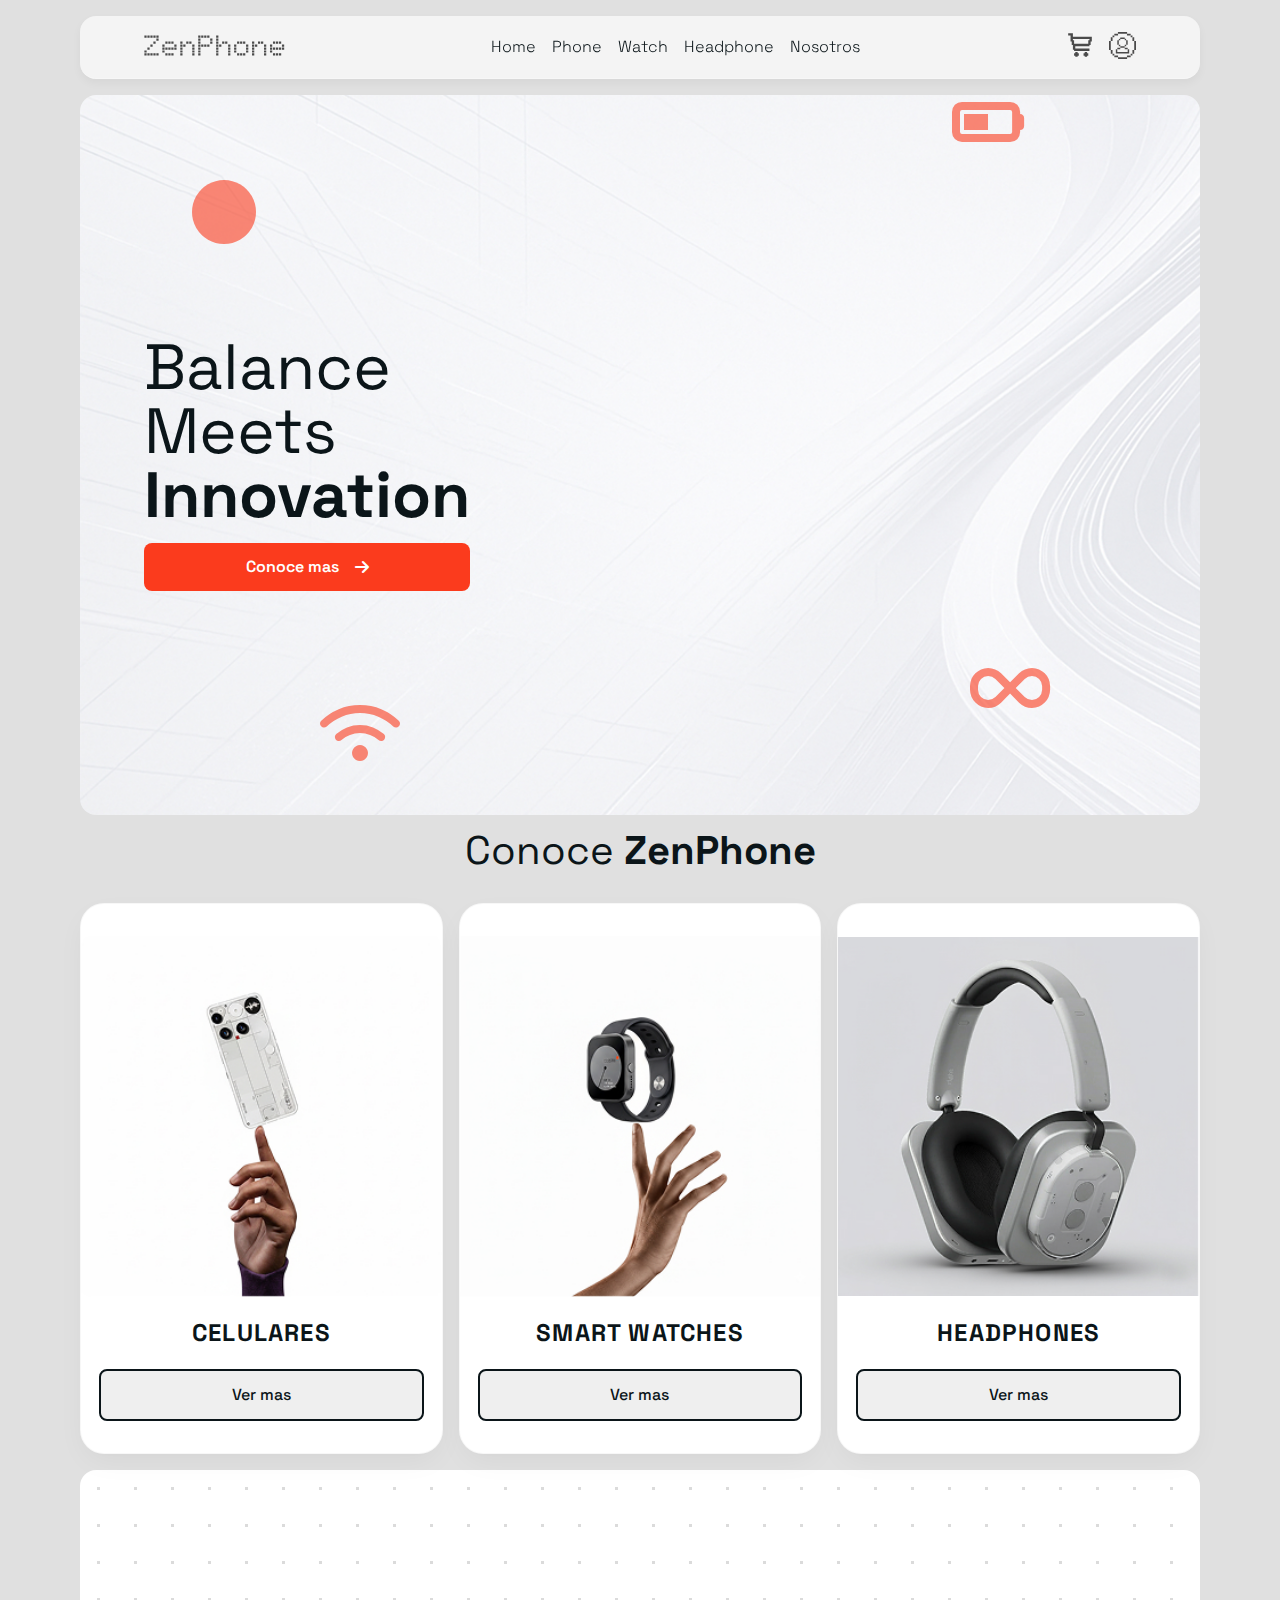
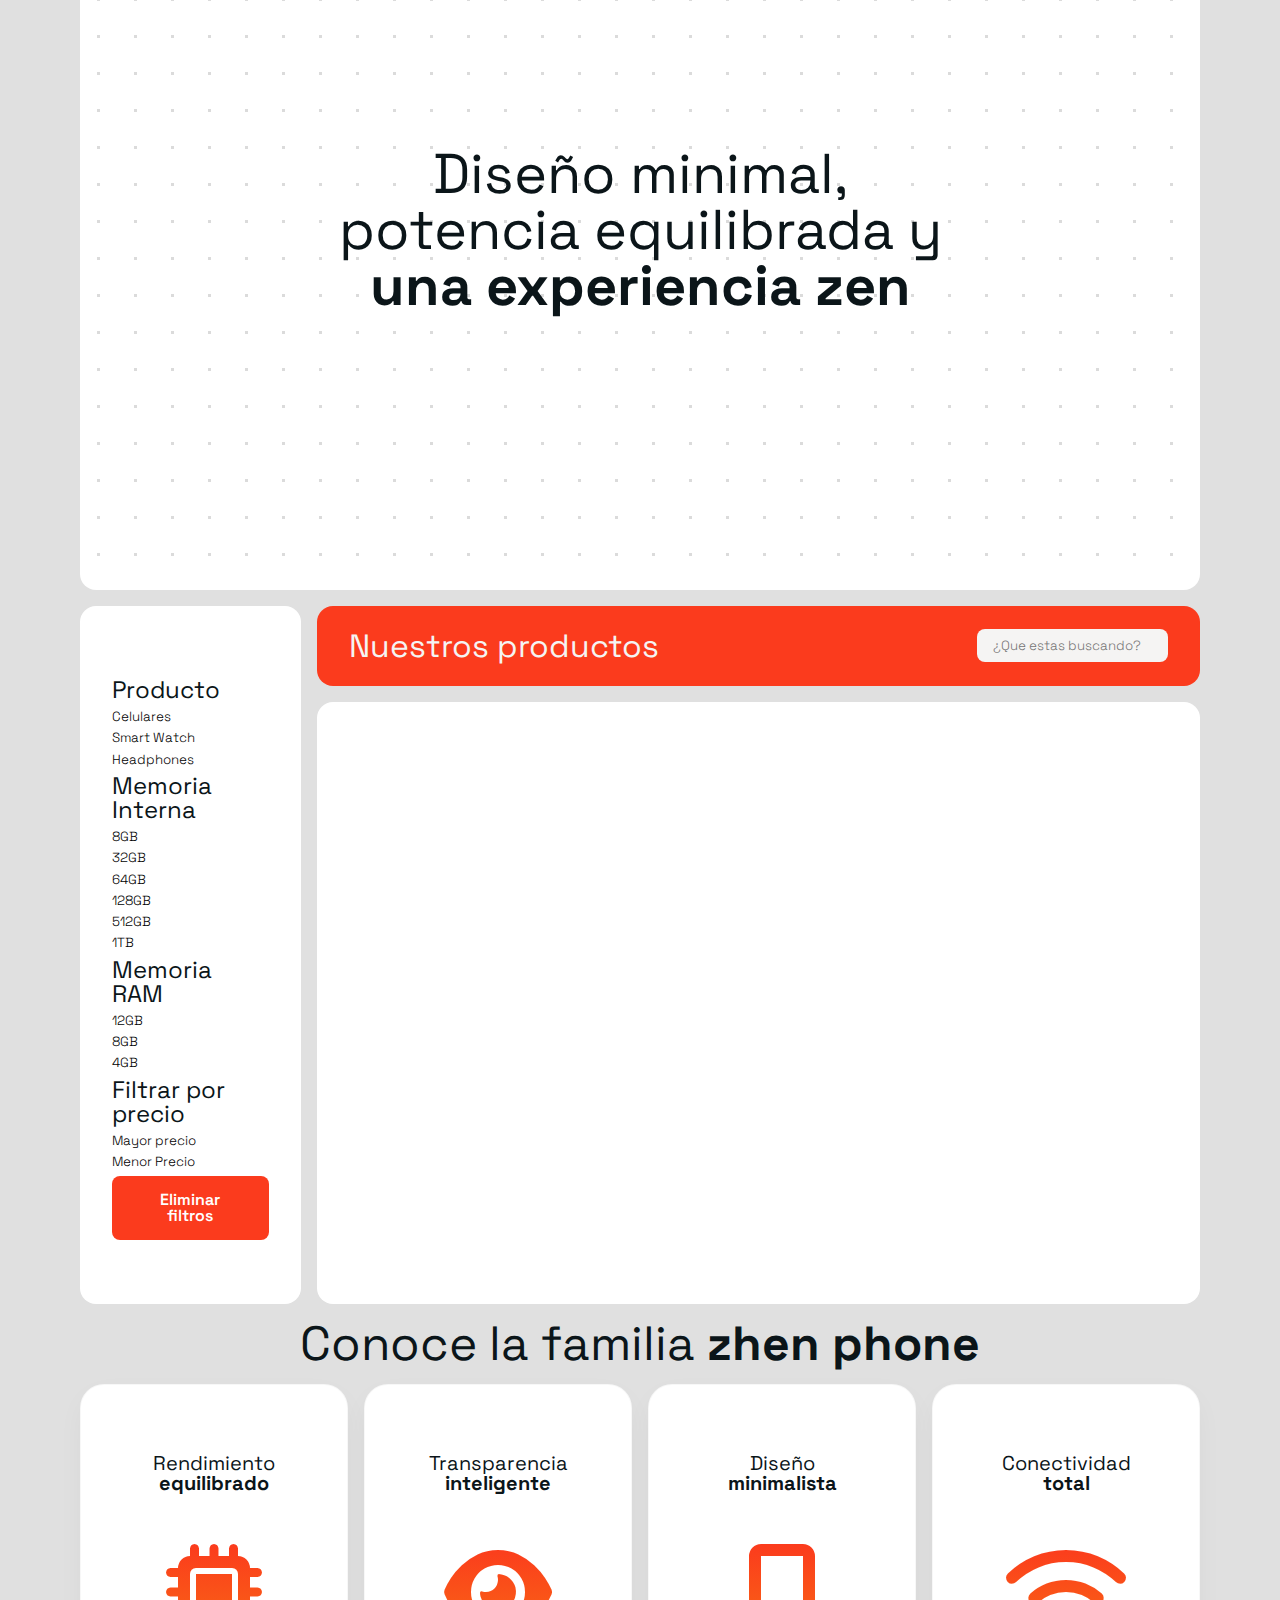
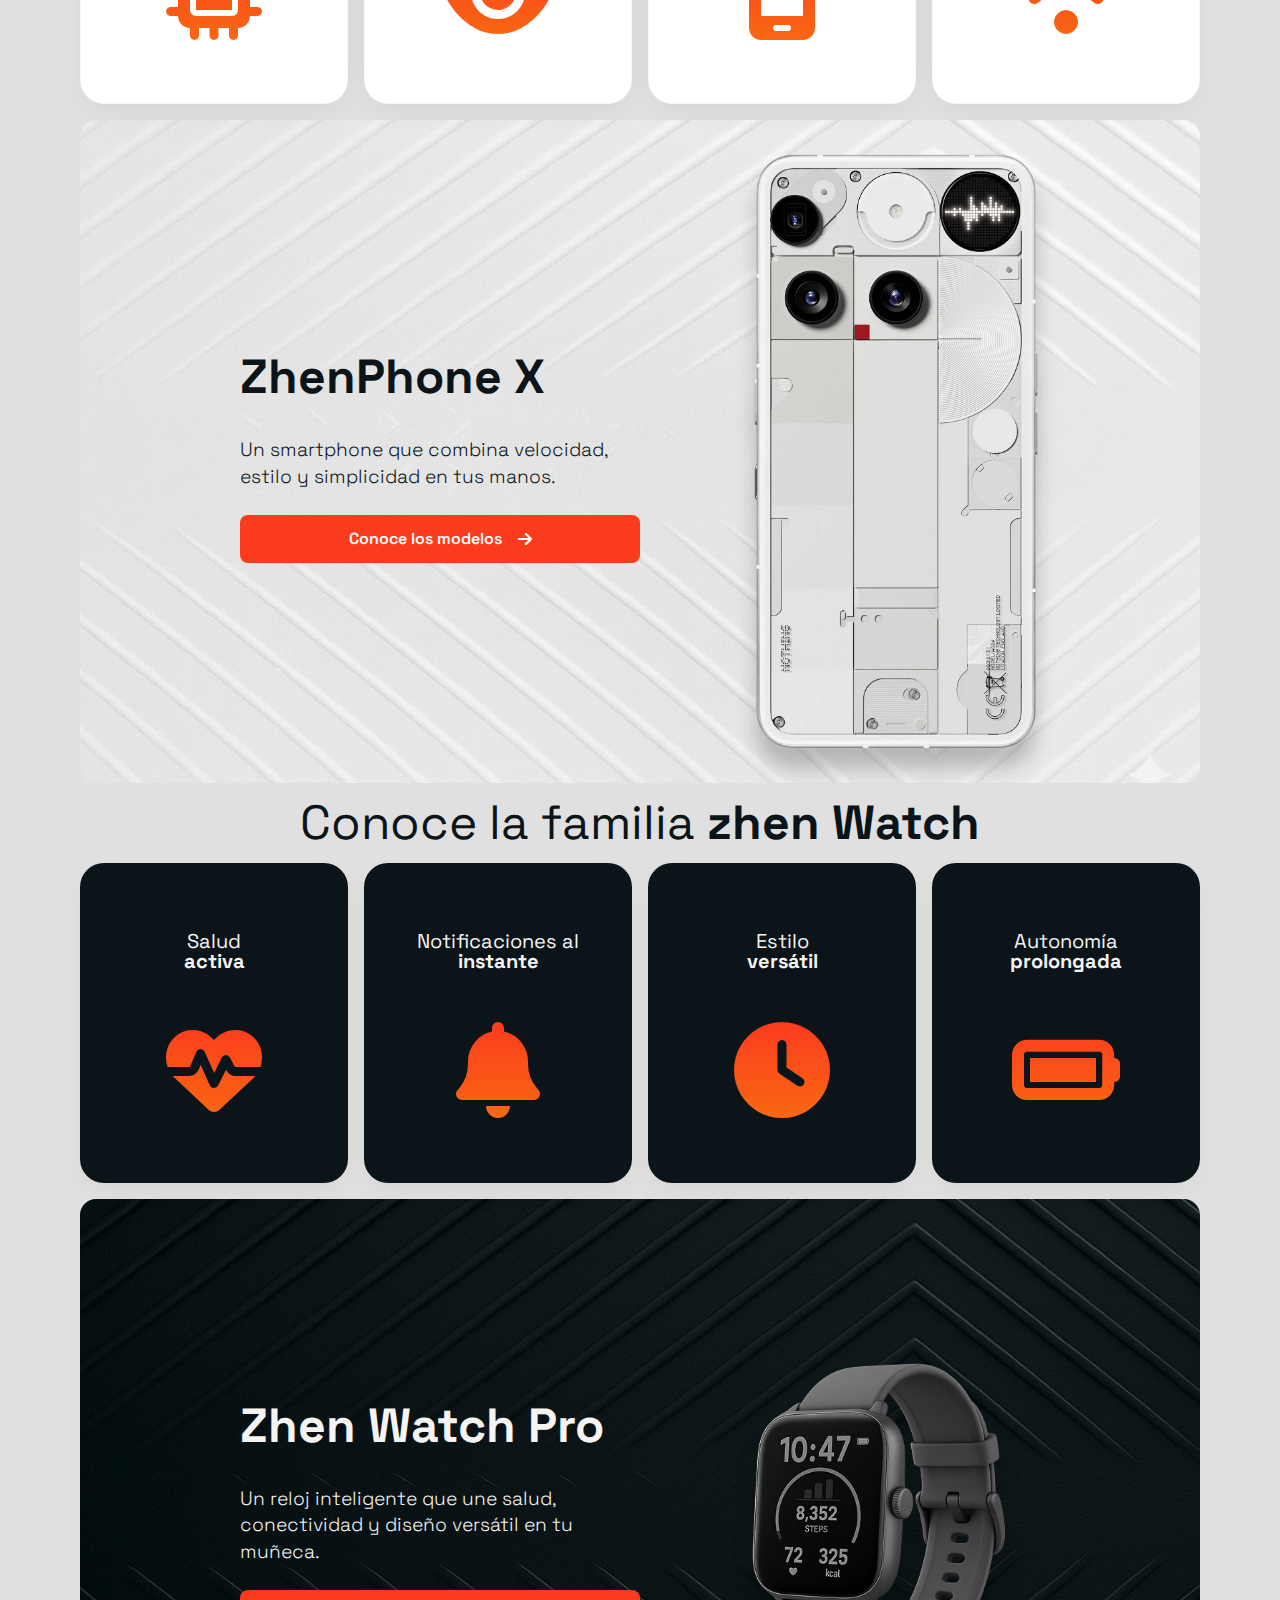
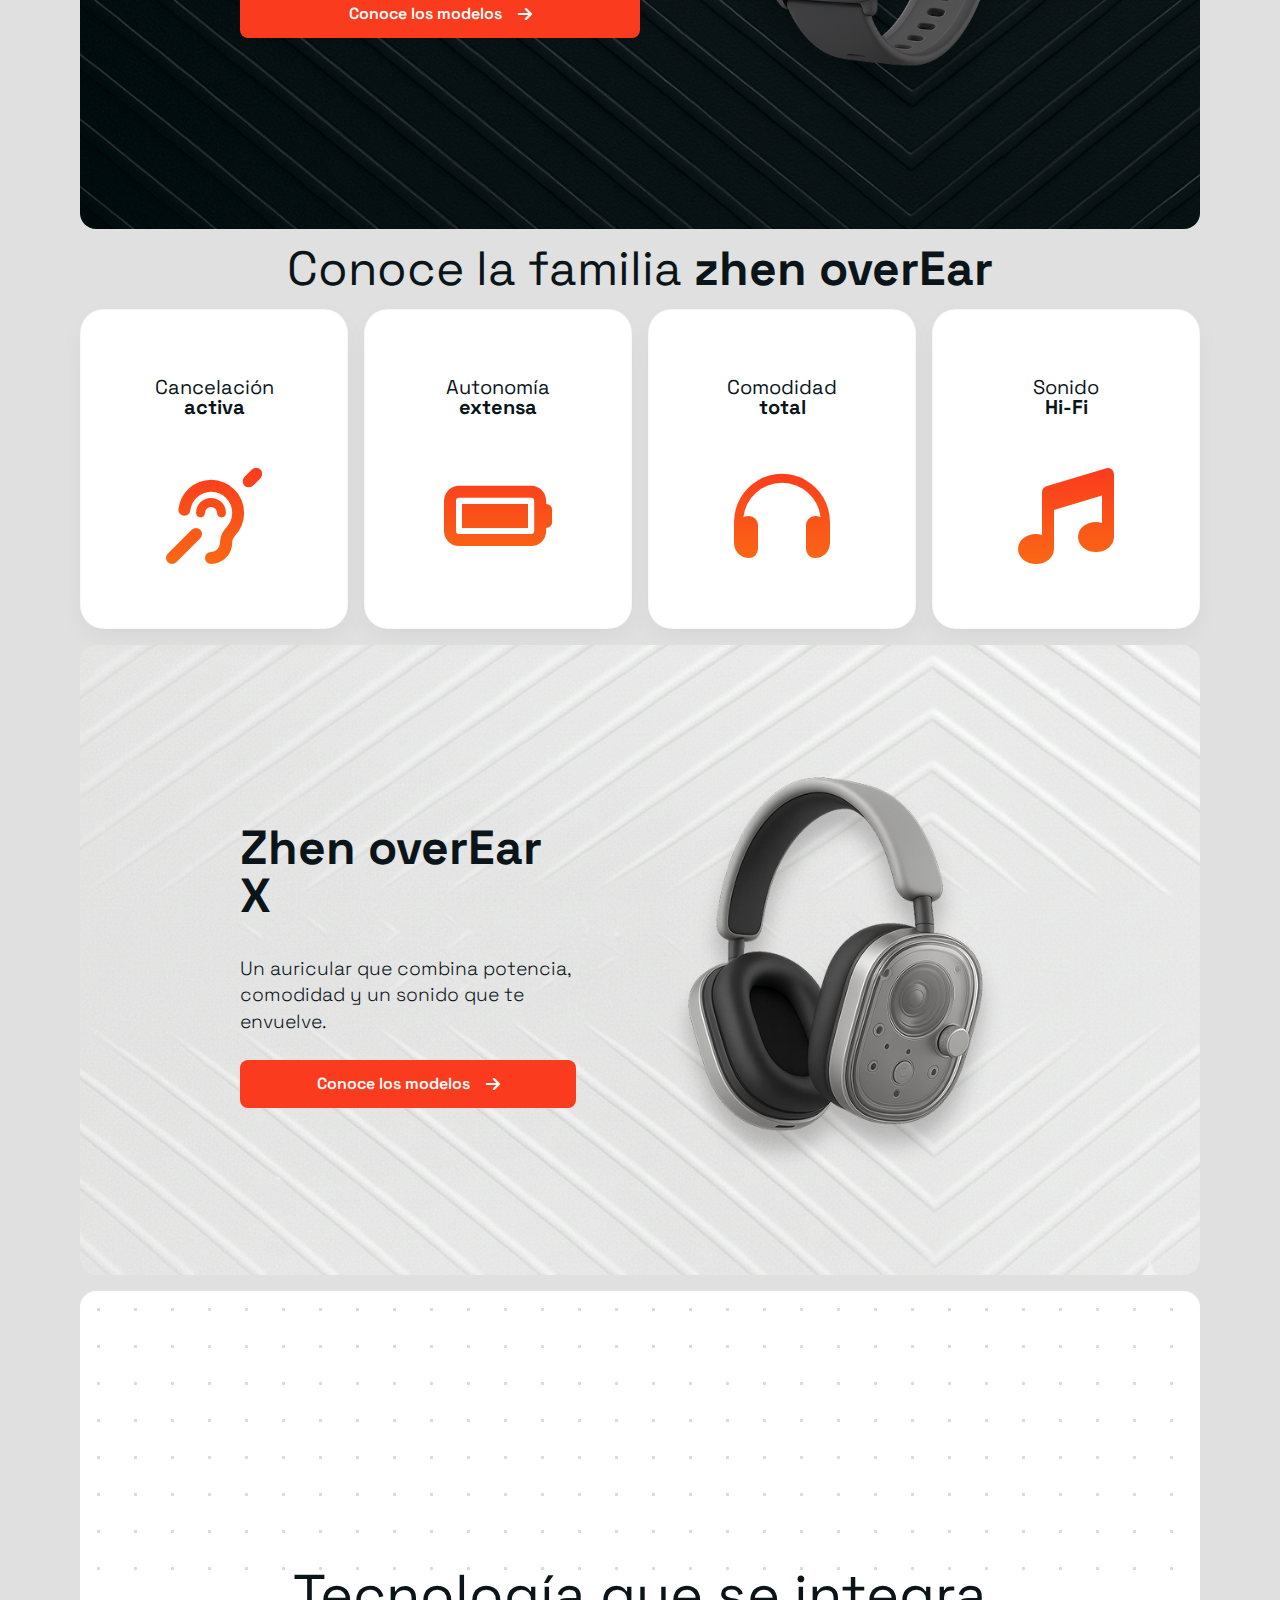
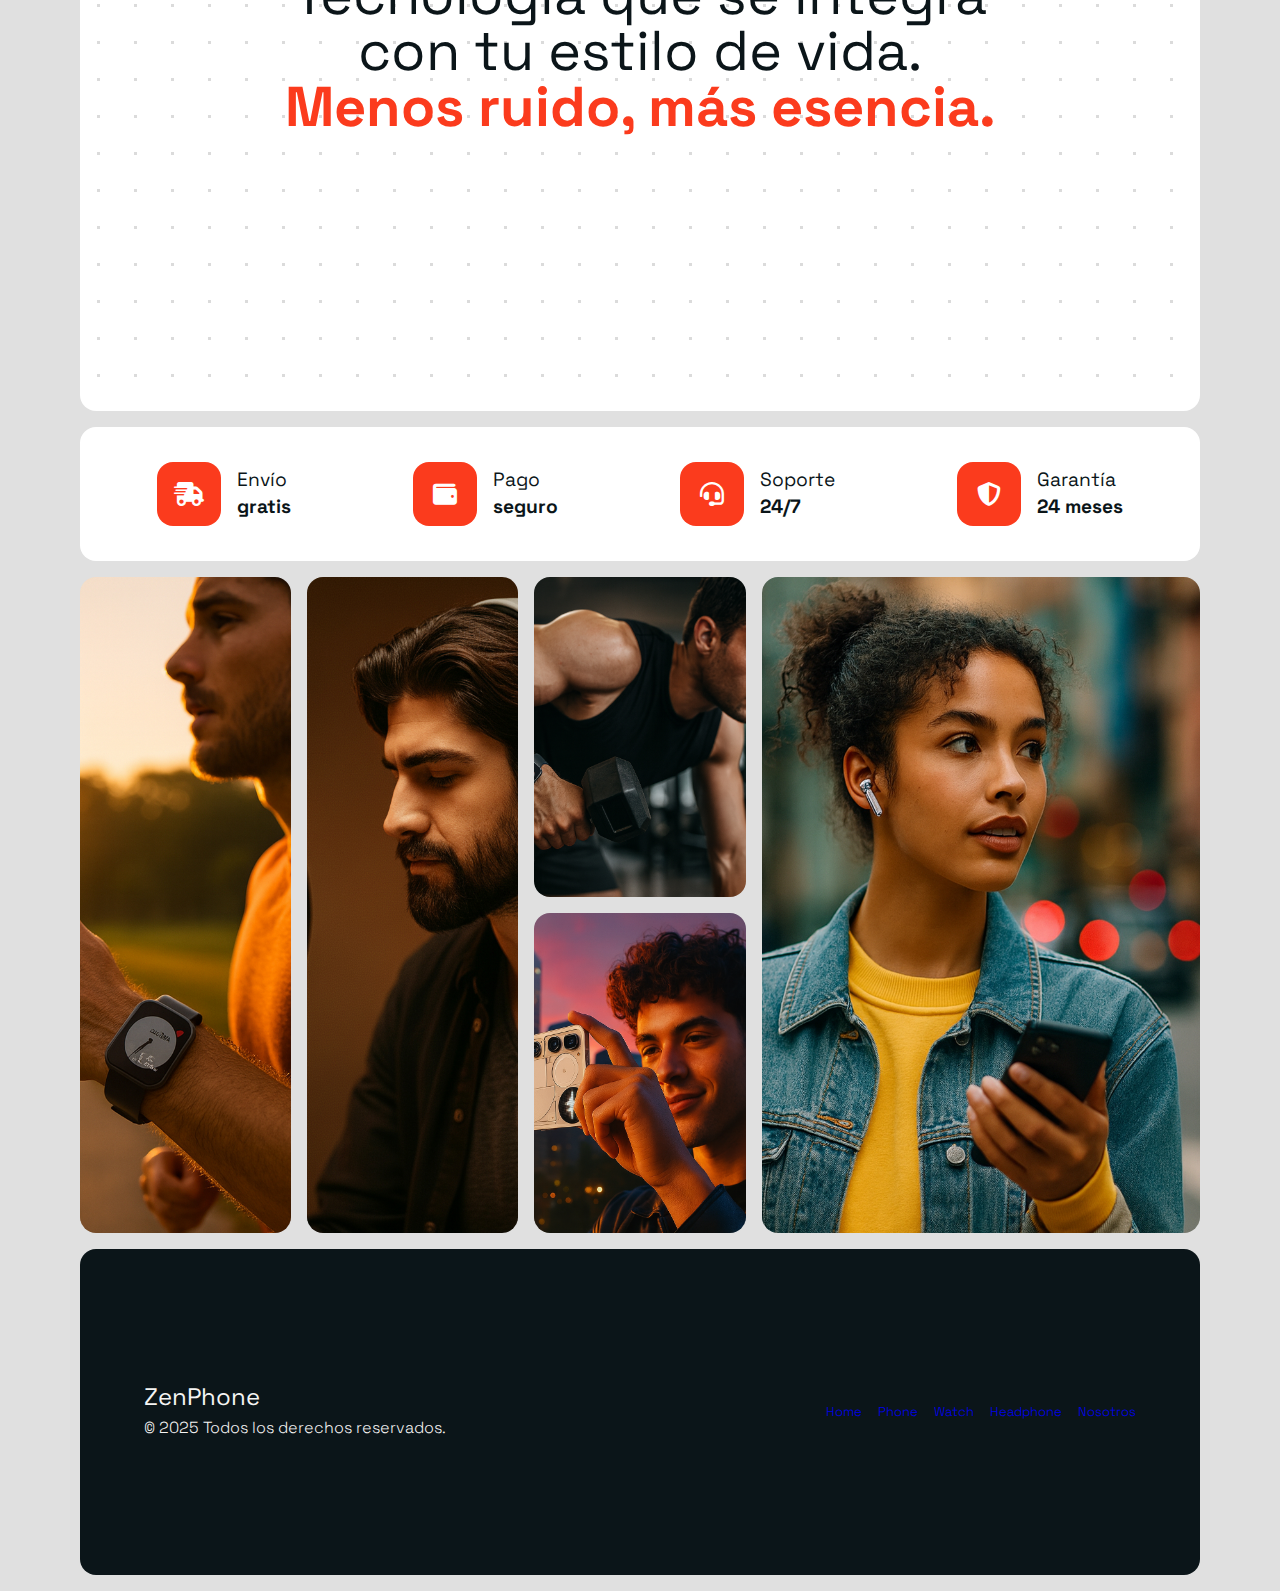
<file: index.html>
<!DOCTYPE html>
<html lang="es">
  <head>
    <meta charset="UTF-8" />
    <meta name="viewport" content="width=device-width, initial-scale=1.0" />
    <link rel="icon" href="favicon.ico"/>
    <link rel="stylesheet" href="./Style/Style.css" />

    <link rel="preconnect" href="https://fonts.googleapis.com">
    <link rel="preconnect" href="https://fonts.gstatic.com" crossorigin>
    <link rel="stylesheet" href="https://cdnjs.cloudflare.com/ajax/libs/font-awesome/6.5.2/css/all.min.css">


    <!--Tipografias usadas-->
    <link href="https://fonts.googleapis.com/css2?family=Space+Grotesk:wght@300..700&display=swap" rel="stylesheet">
    <link rel="shortcut icon" href="./images/favico.svg" type="image/x-icon">

    <title>ZhenPhone</title>
  </head>
  
  <body>
 

    <header class="sticky">
      <nav class="nav-header margin">

        <div class="logo-btn">
           <button class="menu-btn" id="menuBtn" ><i class="fa-solid fa-bars"></i></button>
          <a href="./index.html"><img src="./images/ZenPhone.svg" alt="Logo" class="logo" /></a>
        </div>
         

            <div class="nav-list" id="navList">
              <a href="./index.html">Home</a>
              <a href="./pages/productos.html?category=Celulares">Phone</a>
              <a href="./pages/productos.html?category=Smart Watch">Watch</a>
              <a href="./pages/productos.html?category=Headphones">Headphone</a>
              <a href="./pages/nosotros.html">Nosotros</a>
            </div>

          
            <div class="icons-nav">

              <a href="./pages/cart.html" class="cart-icon"><img src="./images/cart.svg" alt="carrito compras"></a>
              <div  class="cartCount"><span id="cartCount"></span></div>
              
              <a href="./pages/login.html" class="icon-user" ><img src="./images/icon_user.svg"  alt="user admin"></a>
              

            </div>
            
           
              
              

      </nav>
    </header>

    <section>

      <div class="hero margin background-hero">
        <div class="hero-text">
          <h1>Balance <br> Meets <br><span class="font-bold">Innovation</span></h1>
          <a class="btn-fill" href="#productos-zhen">Conoce mas <i class="fa-solid fa-arrow-right"></i></a>
        </div>   

      </div>

    </section>

    <section class="index">
      <h2>Conoce <span class="font-bold">ZenPhone</span></h2>

      <div class="index-products margin">

        <div class="card">
          <img class="card-img" src="./images/phone_home.jpg" alt="Celular">
          <h3>CELULARES</h3>
          <button class="btn-stroke category-phone" >Ver mas</button>
        </div>

        <div class="card">
          <img class="card-img" src="./images/watch_home.jpg" alt="watch">
          <h3>SMART WATCHES</h3>
          <button class="btn-stroke category-watch" >Ver mas</button>
        </div>

        <div class="card">
          <img class="card-img" src="./images/Headphone_home.jpg" alt="Headphones">
          <h3>HEADPHONES</h3>
          <button class="btn-stroke category-headphone" >Ver mas</button>
        </div>

      </div>

    </section>


    <section class="margin">
      <div class="blur">
        <div class="claim">
          <h2 class="text-center text-xl">Diseño minimal,<br> potencia equilibrada y <br><span class="font-bold">una experiencia zen</span></h2>
        </div>
      </div>
    </section>


    <main id="productos-zhen">



       <section class="all-products margin">

        <div class="buscador">
          <h2>Nuestros productos</h2>

          <div>
            <input type="text" placeholder="¿Que estas buscando?" id="searchBar">
           <!-- <i class="fa-solid fa-magnifying-glass"></i> -->
          </div>

        </div>

        <aside class="aside">
          <div class="filtros">

          

          <div class="botonesFiltros">

            <div>
              <h3>Producto</h3>
              <button class="category-filter">Celulares</button>
              <button class="category-filter">Smart Watch</button>
              <button class="category-filter">Headphones</button>
            </div>
          
          
            <div>
              <h3>Memoria Interna</h3>
              <button class="storage-filter">8GB</button>
              <button class="storage-filter">32GB</button>
              <button class="storage-filter">64GB</button>
              <button class="storage-filter">128GB</button>
              <button class="storage-filter">512GB</button>
              <button class="storage-filter">1TB</button>
            </div>

            <div>
              <h3>Memoria RAM</h3>
              <button class="ram-filter">12GB</button>
              <button class="ram-filter">8GB</button>
              <button class="ram-filter">4GB</button>
            </div>
          
            <div>
              <h3>Filtrar por precio</h3>
              <button class="price-filter" id="price-high">Mayor precio</button>
              <button class="price-filter" id="price-low">Menor Precio</button>
            </div>

          </div>

          <div>
              <button class="btn-fill" id="clearFilters">Eliminar filtros</button>
          </div>
          
        </div>
          
          

        </aside>

        <div class="view-products" id="productsContainer">


          <!--<article class="products-card">
            <div>
              <img class="products-card-img" src="./images/phone xpro.png" alt="">
            </div>

            <div class="products-card-title">
              <h3 >Zhen phone X pro</h3>
              <p>Potencia máxima y diseño exclusivo para los que buscan lo mejor.</p>
            </div>

            <div class="products-card-footer">
              <p class="products-card-precio">$156</p>
              <a href="./pages/detalleProducto.html" class="btn-fill">Comprar <i class="fa-solid fa-cart-shopping"></i></a>
            </div>
          </article>
          --->
         


        </div>

      </section>

      <section>

        <!----- celular -->
        <div>
          <div>
            <h3 class="titles text-center">Conoce la familia <span class="font-bold">zhen phone</span></h3>
          </div>

          <div class="grid-products margin">

            <div class="card card-product">
              <h4>Rendimiento <br><span class="font-bold">equilibrado</span></h4>
              <i class="fa-solid fa-microchip icon-gradient"></i>
              <p class="font-medium hidden">Potencia justa para tu día a día</p>
            </div>

            <div class="card card-product">
              <h4>Transparencia <br><span class="font-bold">inteligente</span></h4>
              <i class="fa-solid fa-eye icon-gradient"></i>
              <p class="font-medium hidden">Claridad en cada detalle</p>
            </div>

            <div class="card card-product">
              <h4>Diseño <br><span class="font-bold">minimalista</span></h4>
              <i class="fa-solid fa-mobile-screen icon-gradient"></i>
              <P class="font-medium hidden">Belleza en lo esencial</P>
            </div>

            <div class="card card-product">
              <h4>Conectividad <br><span class="font-bold">total</span></h4>
              <i class="fa-solid icon-gradient fa-wifi"></i>
              <p class="font-medium hidden">Conexión sin límites</p>
            </div> 

          </div>

          <div class="margin ">
            <div class="background-product product">
              <div class="info-product">
                <h2 class="title-product">ZhenPhone X</h2>
                <p>Un smartphone que combina velocidad, estilo y simplicidad en tus manos.</p>
                <a class="btn-fill category-phone">Conoce los modelos <i class="fa-solid fa-arrow-right"></i></a>
              </div>
              <img src="./images/phone.png" alt="Foto celular" class="phone-img">
            </div>
          </div>
        </div>



        <!----- reloj -->
        <div>
          <div>
            <h3 class="titles text-center">Conoce la familia <span class="font-bold">zhen Watch</span></h3>
          </div>

          <div class="grid-products margin">

            <div class="card card-product2">
              <h4>Salud<br><span class="font-bold">activa</span></h4>
              <i class="fa-solid fa-heart-pulse icon-gradient"></i>
              <p class="font-medium hidden">Cuida tu bienestar en cada momento</p>
            </div>

            <div class="card card-product2">
              <h4>Notificaciones al<br><span class="font-bold">instante</span></h4>
              <i class="fa-solid fa-bell icon-gradient"></i>
              <p class="font-medium hidden">Siempre conectado sin usar tu teléfono</p>
            </div>

            <div class="card card-product2">
              <h4>Estilo<br><span class="font-bold">versátil</span></h4>
              <i class="fa-solid fa-clock icon-gradient"></i>
              <P class="font-medium hidden">Elegante que combina con todo</P>
            </div>

            <div class="card card-product2">
              <h4>Autonomía<br><span class="font-bold">prolongada</span></h4>
              <i class="fa-solid fa-battery-full icon-gradient"></i>
              <p class="font-medium hidden">Energía que dura día y noche</p>
            </div> 

          </div>

          <div class="margin ">
            <div class="background-product2 product">
              <div class="info-product text-white">
                <h2 class="title-product">Zhen Watch Pro</h2>
                <p>Un reloj inteligente que une salud, conectividad y diseño versátil en tu muñeca.</p>
                <a class="btn-fill category-watch">Conoce los modelos <i class="fa-solid fa-arrow-right"></i></a>
              </div>
              <img src="./images/zhen watch pro.png" alt="Foto celular" class="watch-img">
            </div>
          </div>
        </div>
       
        <!----- Headphones -->
        <div>
          <div>
            <h3 class="titles text-center">Conoce la familia <span class="font-bold">zhen overEar</span></h3>
          </div>

          <div class="grid-products margin">

            <div class="card card-product">
              <h4>Cancelación<br><span class="font-bold">activa</span></h4>
              <i class="fa-solid fa-ear-deaf icon-gradient"></i>
              <p class="font-medium hidden">Aíslate del ruido y concéntrate en tu sonido</p>
            </div>

            <div class="card card-product">
              <h4>Autonomía<br><span class="font-bold">extensa</span></h4>
              <i class="fa-solid fa-battery-full icon-gradient"></i>
              <p class="font-medium hidden">Disfruta de horas de música sin interrupciones</p>
            </div>

            <div class="card card-product">
              <h4>Comodidad<br><span class="font-bold">total</span></h4>
              <i class="fa-solid fa-headphones icon-gradient"></i>
              <P class="font-medium hidden">Diseño ergonómico para largas sesiones</P>
            </div>

            <div class="card card-product">
              <h4>Sonido<br><span class="font-bold">Hi-Fi</span></h4>
              <i class="fa-solid fa-music icon-gradient"></i>
              <p class="font-medium hidden">Emparejamiento rápido y sin interrupciones</p>
            </div> 

          </div>

          
          <div class="margin ">
            <div class="background-product product">
              <div class="info-product">
                <h2 class="title-product">Zhen overEar X</h2>
                <p>Un auricular que combina potencia, comodidad y un sonido que te envuelve.</p>
                <a class="btn-fill category-headphone">Conoce los modelos <i class="fa-solid fa-arrow-right"></i></a>
              </div>
              <img src="./images/ZhenHeadphones Pro Max.png" alt="Foto celular" class="headphones-img">
            </div>
          </div>
        </div>
      </section>
    </main>

    
    
    <section class="margin">
      <div class="blur">
        <div class="claim">
          <h2 class="text-center">Tecnología que se integra<br>con tu estilo de vida.<br><span class="font-bold text-accent">Menos ruido, más esencia.</span></h2>
          <i class="fa-solid fa-circle icon icon-1"></i>
          <i class="fa-solid fa-battery-half icon icon-2"></i>
          <i class="fa-solid fa-wifi icon icon-3"></i>
          <i class="fa-solid fa-infinity icon icon-4"></i>
        </div>
      </div>
    </section>

    <section class="ventajas margin">
      <div class="ventaja-item">
        <div class="icono">
          <i class="fa-solid fa-truck-fast"></i>
        </div>
        <p>Envío<br><span class="font-bold">gratis</span></p>
      </div>

      <div class="ventaja-item">
        <div class="icono">
          <i class="fa-solid fa-wallet"></i>
        </div>
        <p>Pago<br><span class="font-bold">seguro</span></p>
      </div>

      <div class="ventaja-item">
        <div class="icono">
          <i class="fa-solid fa-headset"></i>
        </div>
        <p>Soporte<br><span class="font-bold">24/7</span></p>
      </div>

      <div class="ventaja-item">
        <div class="icono">
          <i class="fa-solid fa-shield-halved"></i>
        </div>
        <p>Garantía<br><span class="font-bold">24 meses</span></p>
      </div>
    </section>

     <section class="margin">
        <div class="parent">
        <div class="img1"></div>
        <div class="img2"></div>
        <div class="img3"></div>
        <div class="img4"></div>
        <div class="img5"></div>
        </div>
      </section>
   

    <footer>
      <div class="footer margin">

        <div class="footer-info">
          <h3>ZenPhone</h3>
          <p>© 2025 Todos los derechos reservados.</p>
        </div>

        <div class="footer-nav">
          <a href="./index.html">Home</a>
          <a href="./pages/productos.html?category=Celulares">Phone</a>
          <a href="./pages/productos.html?category=Smart Watch">Watch</a>
          <a href="./pages/productos.html?category=Headphones">Headphone</a>
          <a href="./pages/nosotros.html">Nosotros</a>
        </div>

      </div>
    </footer>

    <script src="./navBar.js"></script>
    <script type="module" src="./main.js"></script>
    <script type="module" src="./Js/refreshCart.js"></script>

  </body>
</html>
</file>
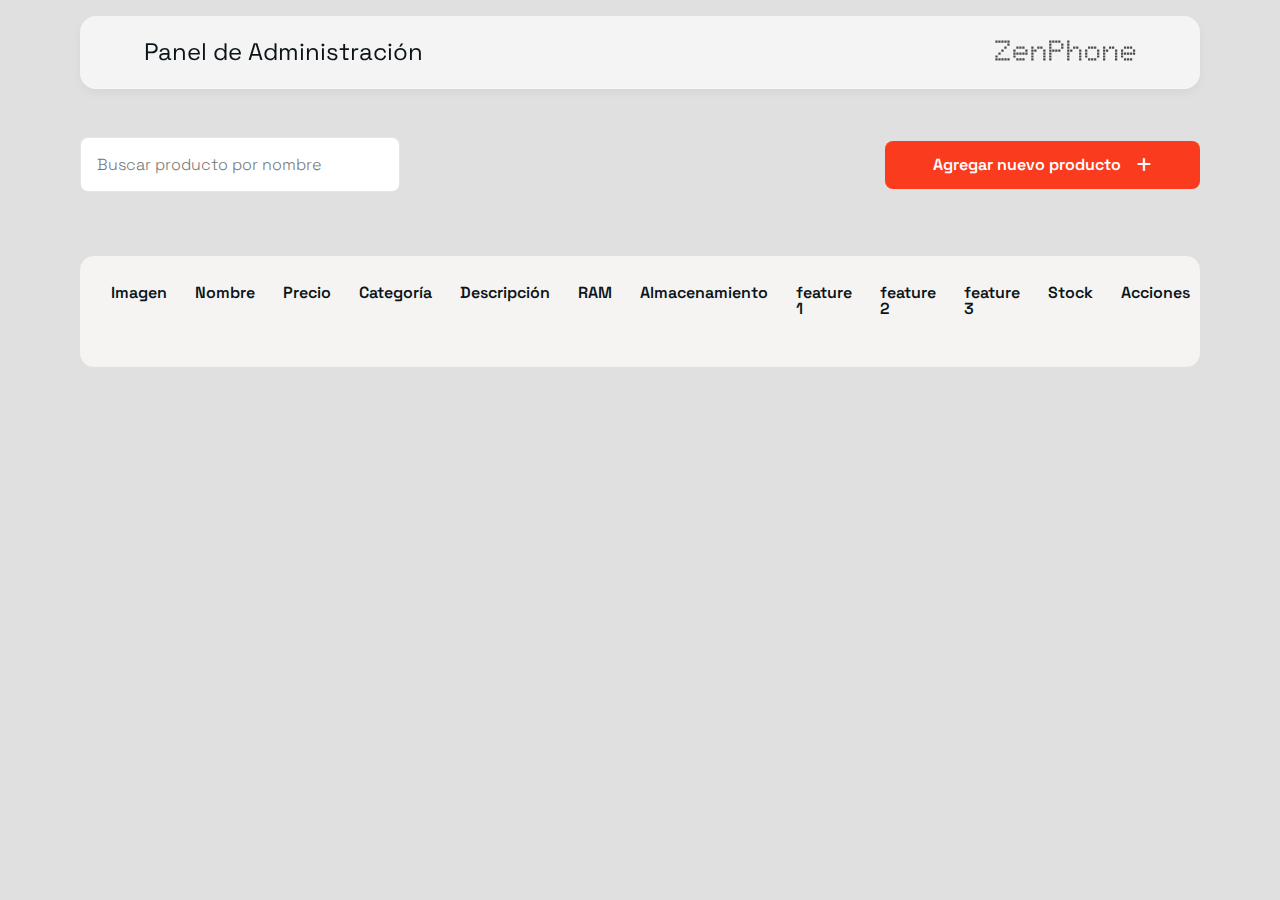
<file: pages/admin.html>
<!DOCTYPE html>
<html lang="es">
  <head>
    <meta charset="UTF-8" />
    <meta name="viewport" content="width=device-width, initial-scale=1.0" />
    <link rel="icon" href="favicon.ico"/>
    <link rel="stylesheet" href="../Style/Style.css" />

    <link rel="preconnect" href="https://fonts.googleapis.com">
    <link rel="preconnect" href="https://fonts.gstatic.com" crossorigin>
    <link rel="stylesheet" href="https://cdnjs.cloudflare.com/ajax/libs/font-awesome/6.5.2/css/all.min.css">


    <!--Tipografias usadas-->
    <link href="https://fonts.googleapis.com/css2?family=Space+Grotesk:wght@300..700&display=swap" rel="stylesheet">
    <link rel="shortcut icon" href="../images/favico.svg" type="image/x-icon">

    <title>ZhenPhone Admin</title>
  </head>

  
  
  <body>
 
    <header class="sticky">
      <nav class="nav-header margin">

        <h3>Panel de Administración</h3>


        <div class="logo-btn">
           <button class="menu-btn" id="menuBtn" ><i class="fa-solid fa-bars"></i></button>
          <a href="../index.html"><img src="../images/ZenPhone.svg" alt="Logo" class="logo" /></a>
        </div>

      </nav>
    </header>

    <main>

      <section class="headerAdmin">

        <div>
          <input type="text" id="txtBuscarAdmin" class="buscadorAdmin" placeholder="Buscar producto por nombre">
        </div>

        <div class="btnAgregar">
          <a id="btnAgregar" class="btn-fill">Agregar nuevo producto <i class="fa-solid fa-plus"></i></a>
        </div>

      </section>

        <div class="table-container">

            <table id="tbl">

                <!-- cabecera -->
                <thead class="header-tabla">
                    <tr>
                        <th>Imagen</th>
                        <th>Nombre</th>
                        <th>Precio</th>
                        <th>Categoría</th>
                        <th>Descripción</th>
                        <th>RAM</th>
                        <th>Almacenamiento</th>
                        <th>feature 1</th>
                        <th>feature 2</th>
                        <th>feature 3</th>
                        <th>Stock</th>
                        <th>Acciones</th>
                        
                    </tr>

                </thead>

                <tbody id="itemsInsert">
                    <!-- los items se insertan desde js -->
                </tbody>
            </table>
        </div>
    </main>

  
    <script type="module" src="../Js/admin.js"></script>

  </body>
</html>
</file>
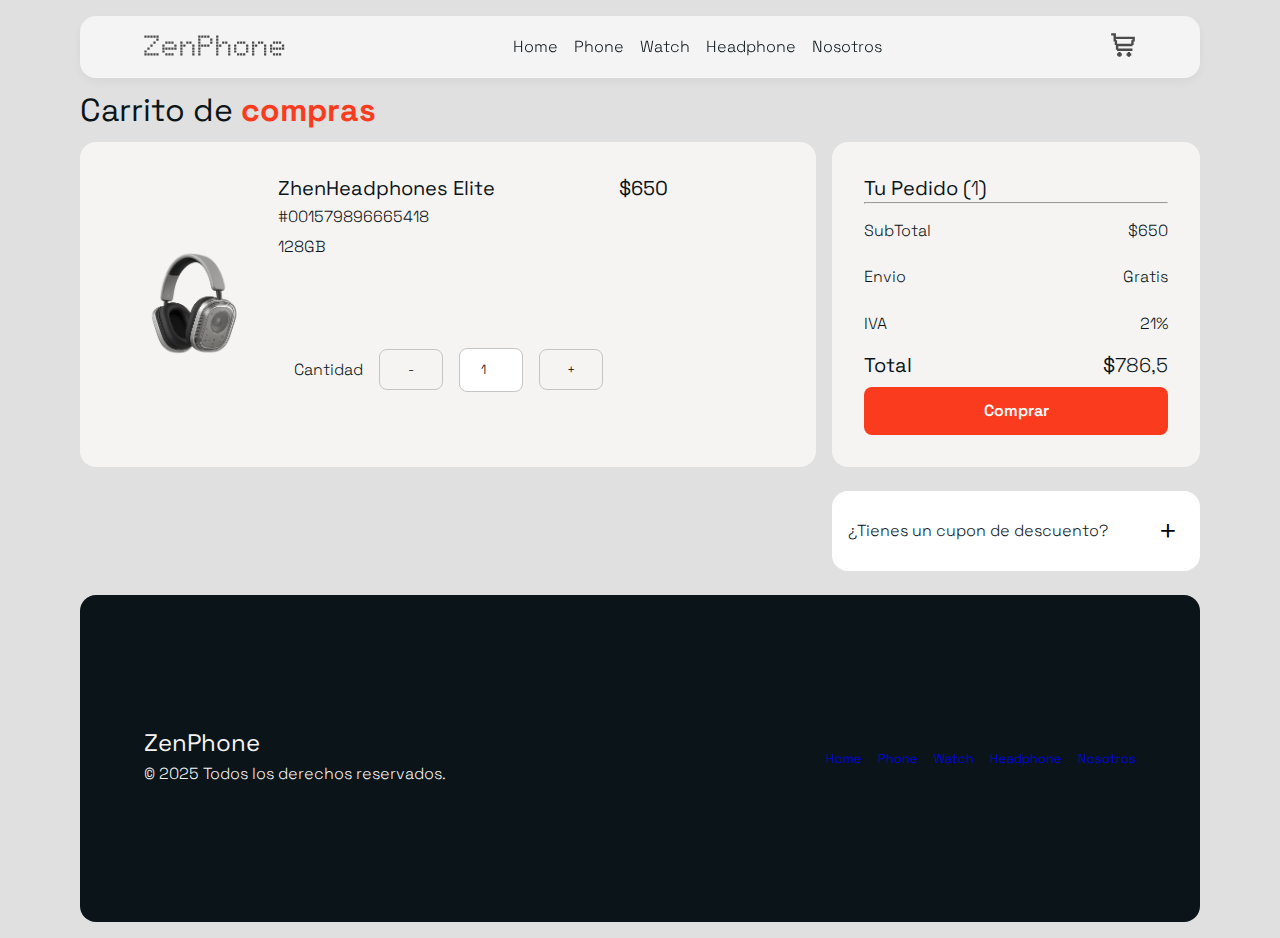
<file: pages/cart.html>
<!DOCTYPE html>
<html lang="en">

<head>
    <meta charset="UTF-8" />
    <meta name="viewport" content="width=device-width, initial-scale=1.0" />
    <link rel="icon" href="favicon.ico"/>
    <link rel="stylesheet" href="/Style/Style.css" />
    <link rel="stylesheet" href="/Style/productos.css" />
    <link rel="stylesheet" href="/Style/cart.css" />

    <link rel="preconnect" href="https://fonts.googleapis.com">
    <link rel="preconnect" href="https://fonts.gstatic.com" crossorigin>
    <link rel="stylesheet" href="https://cdnjs.cloudflare.com/ajax/libs/font-awesome/6.5.2/css/all.min.css">


    <!--Tipografias usadas-->
    <link href="https://fonts.googleapis.com/css2?family=Space+Grotesk:wght@300..700&display=swap" rel="stylesheet">
    <link rel="shortcut icon" href="/images/favico.svg" type="image/x-icon">

    <title>ZhenPhone</title>
</head>

<body>
    <header class="sticky">
      <nav class="nav-header margin">
        <div class="logo-btn">
           <button class="menu-btn" id="menuBtn" ><i class="fa-solid fa-bars"></i></button>
          <a href="../index.html"><img src="/images/ZenPhone.svg" alt="Logo" class="logo" /></a>
        </div>
         

            <div class="nav-list" id="navList">
              <a href="../index.html">Home</a>
              <a href="/pages/productoPhone.html">Phone</a>
              <a href="/pages/productoWatch.html">Watch</a>
              <a href="/pages/productoHeadphone.html">Headphone</a>
              <a href="./pages/nosotros.html">Nosotros</a>
            </div>

          

          <a href="/pages/cart.html" class="cart-icon"><img src="/images/cart.svg" alt="carrito compras"></a>
      </nav>
    </header>


   <main>
    <div class="margin">
      <h2>Carrito de <span class="font-bold text-accent">compras</span></h2>
    </div>
    
    <section class="cart margin">

        <div class="cart-product">

            <div class="cart-img">
                <img src="/images/ZhenHeadphones Elite.png" alt="">
            </div>

            <div class="cart-description">
                <h4>ZhenHeadphones Elite</h4>
                <p>#001579896665418</p>
                <p>128GB</p>
            </div>

            <div class="cart-price">
                <h4>$650</h4>
            </div>

            <div class="contador">
                <label for="cantidad">Cantidad</label>
                <button class="contadores">-</button>
                <input class="cantidad" type="number" name="cantidad" value="1" min="1" step="1">
                <button class="contadores">+</button>
            </div>

        </div>

        <div class="cart-pedido">

            <h4>Tu Pedido (<span>1</span>)</h4>
            <hr>

            <div class="flex-pedido">
                <p>SubTotal</p>
                <p>$650</p>
            </div>

            <div class="flex-pedido">
                <p>Envio</p>
                <p>Gratis</p>
            </div>

            <div class=" flex-pedido">
                <p>IVA</p>
                <p>21%</p>
            </div>

            <div class="flex-pedido">
                <h4>Total</h4>
                <h4>$<span>786,5</span></h4>
            </div>

            <button class="btn-fill">Comprar</button>
        
        </div>

        <div class="flex-pedido cupon">
            <p>¿Tienes un cupon de descuento?</p>
            <button class="btn-mas">+</button>
        </div>

       
    </section>









   </main>

    <footer>
      <div class="footer margin">

        <div class="footer-info">
          <h3>ZenPhone</h3>
          <p>© 2025 Todos los derechos reservados.</p>
        </div>

        <div class="footer-nav">
          <a href="../index.html">Home</a>
          <a href="/pages/productoPhone.html">Phone</a>
          <a href="/pages/productoWatch.html">Watch</a>
          <a href="/pages/productoHeadphone.html">Headphone</a>
          <a href="/pages/nosotros.html">Nosotros</a>
        </div>

      </div>
    </footer>

    <script src="/navBar.js"></script>
    <script src="/main.js"></script>
  </body>
</html>
</file>
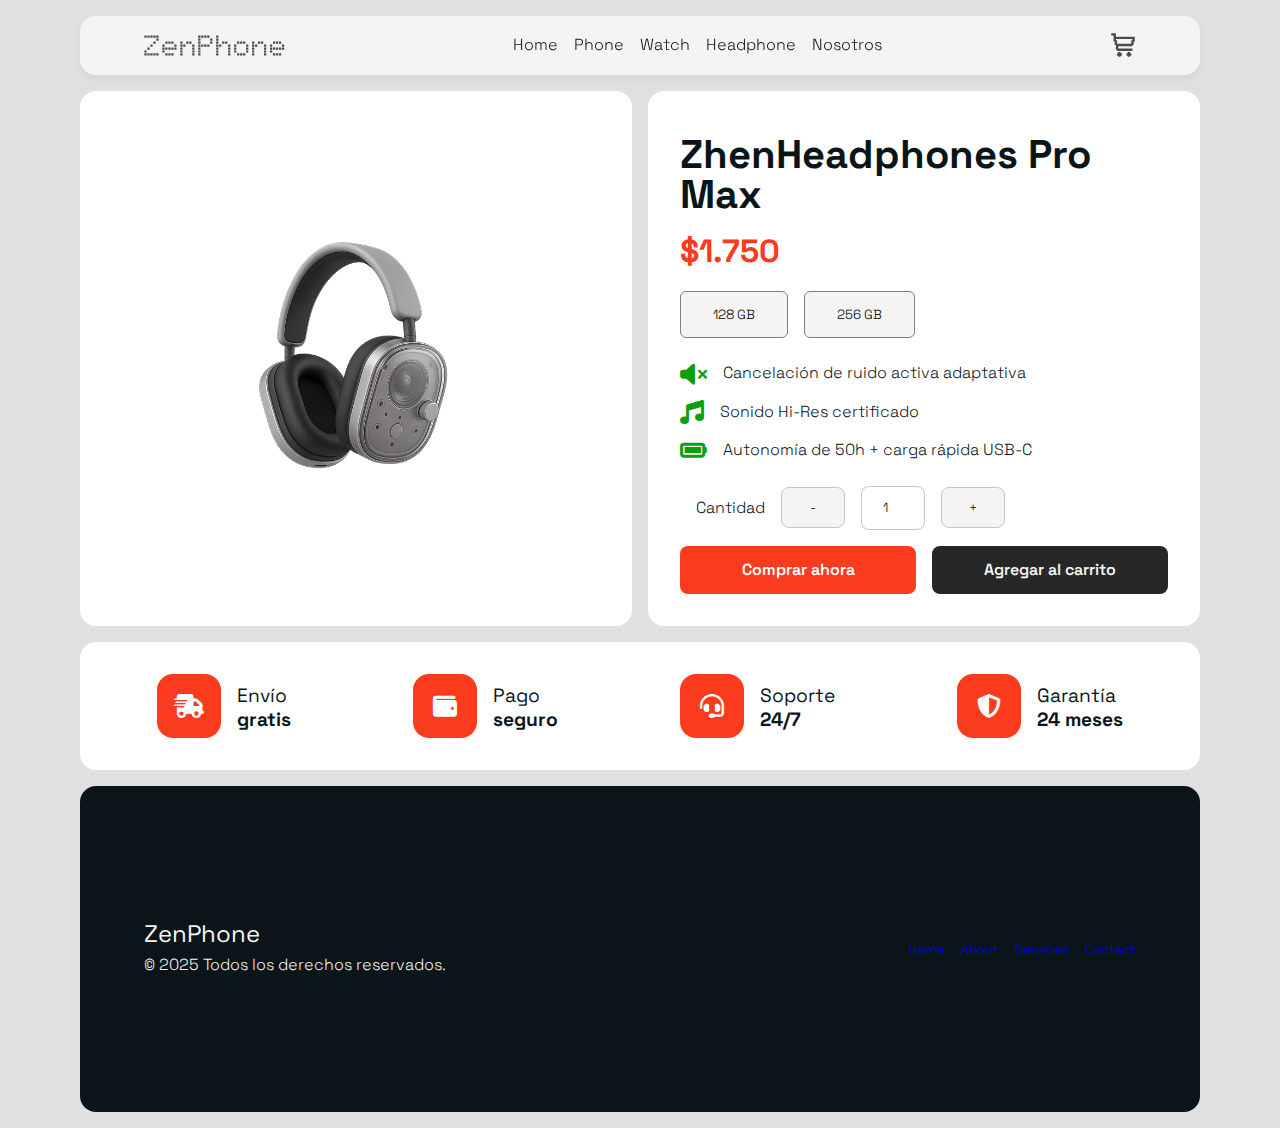
<file: pages/detalleProducto.html>
<html lang="en">
<head>
    <meta charset="UTF-8" />
    <meta name="viewport" content="width=device-width, initial-scale=1.0" />
    <link rel="icon" href="favicon.ico"/>
    <link rel="stylesheet" href="/Style/Style.css" />
    <link rel="stylesheet" href="/Style/productos.css" />

    <link rel="preconnect" href="https://fonts.googleapis.com">
    <link rel="preconnect" href="https://fonts.gstatic.com" crossorigin>
    <link rel="stylesheet" href="https://cdnjs.cloudflare.com/ajax/libs/font-awesome/6.5.2/css/all.min.css">


    <!--Tipografias usadas-->
    <link href="https://fonts.googleapis.com/css2?family=Space+Grotesk:wght@300..700&display=swap" rel="stylesheet">
    <link rel="shortcut icon" href="/images/favico.svg" type="image/x-icon">

    <title>ZhenPhone</title>
</head>
<body>
    <header class="sticky">
      <nav class="nav-header margin">
        <a href="../index.html"><img src="/images/ZenPhone.svg" alt="Logo" class="logo" /></a>
          <div class="nav-list">
          <a href="../index.html">Home</a>
          <a href="/pages/productoPhone.html">Phone</a>
          <a href="/pages/productoWatch.html">Watch</a>
          <a href="/pages/productoHeadphone.html">Headphone</a>
          <a href="/pages/nosotros.html">Nosotros</a>
          </div>
        <a href="#"><img src="/images/cart.svg" alt="carrito compras"></a>
      </nav>
    </header>


    <main>

        <section class="margin">
            <div class="grid-detalles-producto">

                <div class="img-producto">
                  <img class="producto" src="/images/ZhenHeadphones Pro Max.png" alt="">
                </div>

                <div class="precio">

                  <h2>ZhenHeadphones Pro Max</h2>
                 
                  <h3 class="precio-final">$1.750</h3>
                    
                    <div class="storage">
                      <button class="storage-btn">128 GB</button>
                      <button class="storage-btn">256 GB</button>
                    </div>

            

                  <div class="caracteristicas">

                    <div class="caracteristicas-item">
                       <i class="fa-solid fa-volume-xmark"></i>
                      <p>Cancelación de ruido activa adaptativa</p>
                    </div>

                    <div class="caracteristicas-item">
                      <i class="fa-solid fa-music"></i>
                      <p>Sonido Hi-Res certificado</p>
                    </div>

                    <div class="caracteristicas-item">
                      <i class="fa-solid fa-battery-full"></i>
                      <p>Autonomía de 50h + carga rápida USB-C</p>
                    </div>

                  </div>

                  <div class="contador">
                    <label for="cantidad">Cantidad</label>
                    <button class="contadores">-</button>
                    <input class="cantidad" type="number" name="cantidad" value="1" min="1" step="1">
                    <button class="contadores">+</button>
                  </div>
                  
                  <div class="buttons">
                    <button class="btn-fill">Comprar ahora</button>
                    <button class="btn-fill-black">Agregar al carrito</button>
                  </div>

                </div>
            </div>
        </section>
 

    </section>
    
    
    <section class="ventajas margin">
      <div class="ventaja-item">
        <div class="icono">
          <i class="fa-solid fa-truck-fast"></i>
        </div>
        <p>Envío<br><span class="font-bold">gratis</span></p>
      </div>

      <div class="ventaja-item">
        <div class="icono">
          <i class="fa-solid fa-wallet"></i>
        </div>
        <p>Pago<br><span class="font-bold">seguro</span></p>
      </div>

      <div class="ventaja-item">
        <div class="icono">
          <i class="fa-solid fa-headset"></i>
        </div>
        <p>Soporte<br><span class="font-bold">24/7</span></p>
      </div>

      <div class="ventaja-item">
        <div class="icono">
          <i class="fa-solid fa-shield-halved"></i>
        </div>
        <p>Garantía<br><span class="font-bold">24 meses</span></p>
      </div>











    </main>

    

   
  

    <footer>
      <div class="footer margin">

        <div class="footer-info">
          <h3>ZenPhone</h3>
          <p>© 2025 Todos los derechos reservados.</p>
        </div>

        <div class="footer-nav">
          <a href="/index.html">Home</a>
          <a href="#">About</a>
          <a href="#">Services</a>
          <a href="#">Contact</a>
        </div>

      </div>
    </footer>


    <script src="/main.js"></script>

  </body>
</html>
</file>
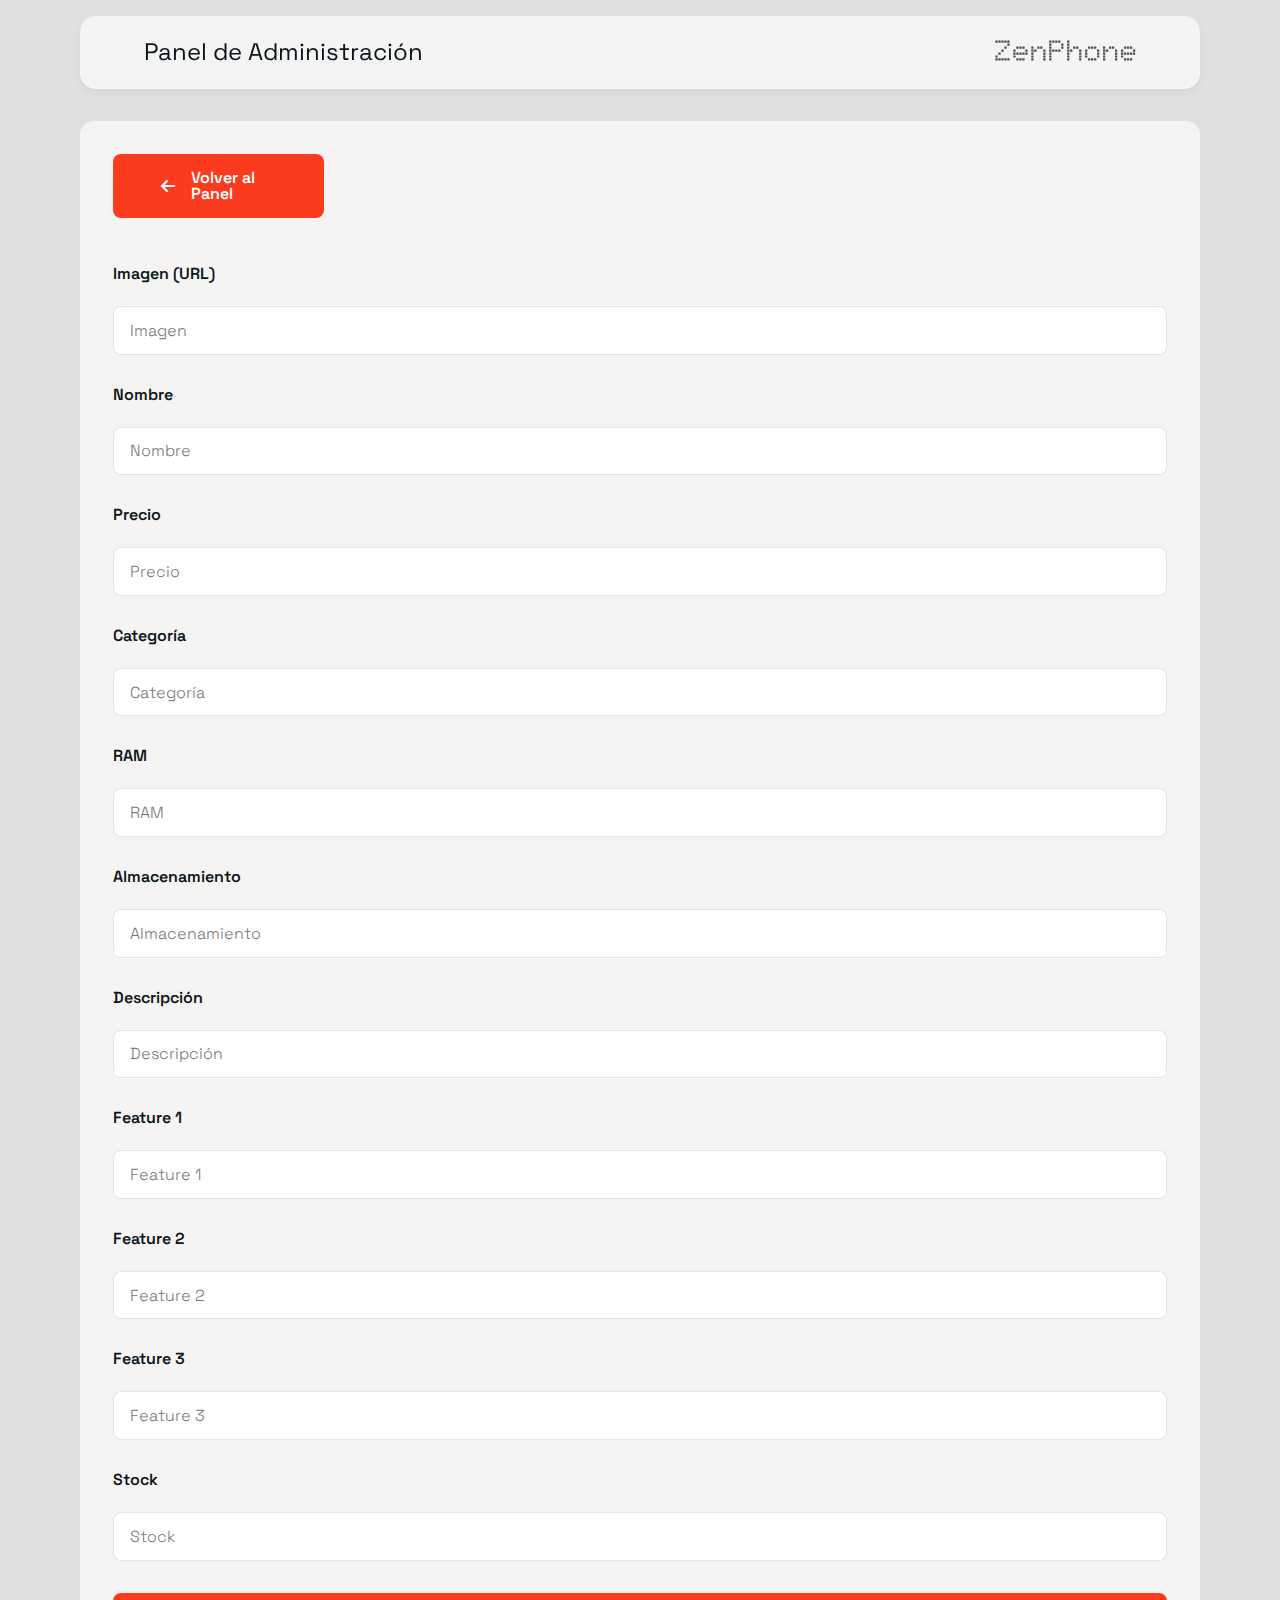
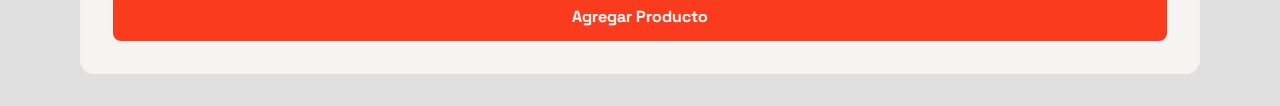
<file: pages/formAdmin.html>
<!DOCTYPE html>
<html lang="es">
  <head>
    <meta charset="UTF-8" />
    <meta name="viewport" content="width=device-width, initial-scale=1.0" />
    <link rel="icon" href="favicon.ico"/>
    <link rel="stylesheet" href="../Style/Style.css" />

    <link rel="preconnect" href="https://fonts.googleapis.com">
    <link rel="preconnect" href="https://fonts.gstatic.com" crossorigin>
    <link rel="stylesheet" href="https://cdnjs.cloudflare.com/ajax/libs/font-awesome/6.5.2/css/all.min.css">


    <!--Tipografias usadas-->
    <link href="https://fonts.googleapis.com/css2?family=Space+Grotesk:wght@300..700&display=swap" rel="stylesheet">
    <link rel="shortcut icon" href="../images/favico.svg" type="image/x-icon">

    <title>ZhenPhone Admin</title>
  </head>
  
  <body>
 
    <header class="sticky">
      <nav class="nav-header margin">

        <h3>Panel de Administración</h3>


        <div class="logo-btn">
           <button class="menu-btn" id="menuBtn" ><i class="fa-solid fa-bars"></i></button>
          <a href="../index.html"><img src="../images/ZenPhone.svg" alt="Logo" class="logo" /></a>
        </div>

      </nav>
    </header>

    <main>
        
        <section class="formAdmin">
            
            <div class="headerForm">
                <a href="../pages/admin.html" class="btn-fill"><i class="fa-solid fa-arrow-left"></i>Volver al Panel</a>
                <h2 id="tituloForm"></h2>
            </div>


            <label for="formImg">Imagen (URL)</label>
            <input type="text" id="formImg" placeholder="Imagen">

            <label for="formName">Nombre</label>
            <input type="text" id="formName" placeholder="Nombre">
            
            <label for="formPrice">Precio</label>
            <input type="number" id="formPrice" placeholder="Precio">

            <label for="formCategory">Categoría</label>
            <input type="text" id="formCategory" placeholder="Categoría">

            <label for="formRam">RAM</label>
            <input type="text" id="formRam" placeholder="RAM">

            <label for="formStorage">Almacenamiento</label>
            <input type="text" id="formStorage" placeholder="Almacenamiento">

            <label for="formDescription">Descripción</label>
            <input type="text" id="formDescription" placeholder="Descripción">

            <label for="formFeature1">Feature 1</label>
            <input type="text" id="formFeature1" placeholder="Feature 1">

            <label for="formFeature2">Feature 2</label>
            <input type="text" id="formFeature2" placeholder="Feature 2">
            
            <label for="formFeature3">Feature 3</label>
            <input type="text" id="formFeature3" placeholder="Feature 3">

            <label for="formStock">Stock</label>
            <input type="number" id="formStock" placeholder="Stock">


            <button id="btnAgregar" class="btn-fill">Agregar Producto</button>
        </section>

    </main>

  
    <script type="module" src="../Js/crudForm.js"></script>

  </body>
</html>
</file>
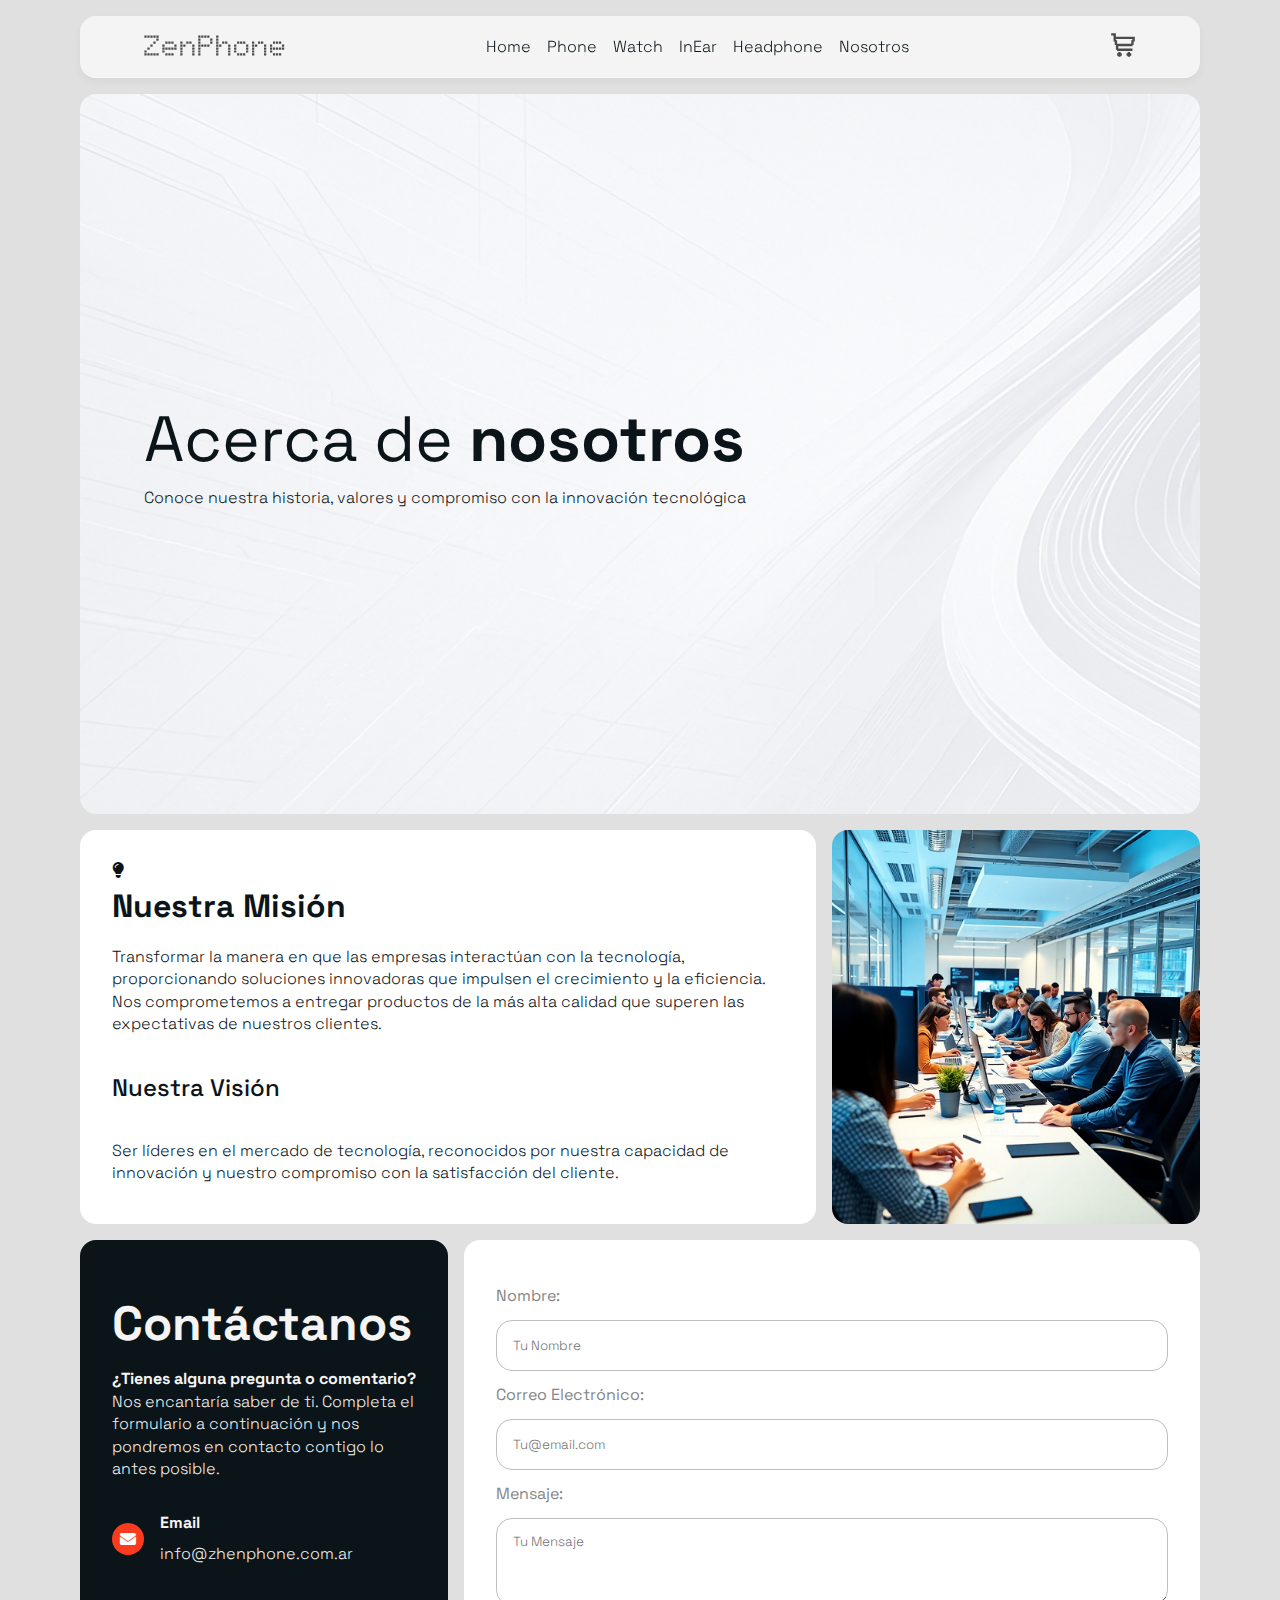
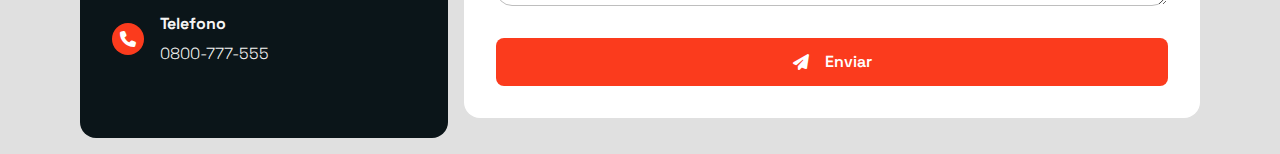
<file: pages/nosotros.html>
<!DOCTYPE html>
<html lang="en">
<head>
   <meta charset="UTF-8" />
    <meta name="viewport" content="width=device-width, initial-scale=1.0" />
    <link rel="icon" href="favicon.ico"/>
    <link rel="stylesheet" href="/Style/Style.css" />
    <link rel="stylesheet" href="/Style/Nosotros.css" />

    <link rel="preconnect" href="https://fonts.googleapis.com">
    <link rel="preconnect" href="https://fonts.gstatic.com" crossorigin>
    <link rel="stylesheet" href="https://cdnjs.cloudflare.com/ajax/libs/font-awesome/6.5.2/css/all.min.css">


    <!--Tipografias usadas-->
    <link href="https://fonts.googleapis.com/css2?family=Space+Grotesk:wght@300..700&display=swap" rel="stylesheet">

    <link rel="shortcut icon" href="/images/favico.svg" type="image/x-icon">

    <title>ZhenPhone</title>
</head>
<body>
<header class="sticky">
      <nav class="nav-header margin">
        <a href="./index.html"><img src="/images/ZenPhone.svg" alt="Logo" class="logo" /></a>
          <div class="nav-list">
          <a href="/index.html">Home</a>
          <a href="#">Phone</a>
          <a href="#">Watch</a>
          <a href="#">InEar</a>
          <a href="#">Headphone</a>
          <a href="#">Nosotros</a>
          </div>
        <a href="#"><img src="/images/cart.svg" alt="carrito compras"></a>
      </nav>
    </header>

    <section>

      <div class="hero margin background-hero">
        <div class="hero-text">
          <h1>Acerca de <span class="font-bold">nosotros</span></h1>
          <p class="text-medium">Conoce nuestra historia, valores y compromiso con la innovación tecnológica</p>
        </div>

      </div>

    </section>

    <main>
        <div class="nosotros margin">
            <div class="nosotros-text">
                <i class="fa-solid fa-lightbulb nosotros-icon"></i>
                <h2>Nuestra Misión</h2>
                <p>Transformar la manera en que las empresas interactúan con la tecnología, 
                    proporcionando soluciones innovadoras que impulsen el crecimiento y la 
                    eficiencia. Nos comprometemos a entregar productos de la más alta calidad 
                    que superen las expectativas de nuestros clientes.</p>
                <h3>Nuestra Visión</h3>
                <p>Ser líderes en el mercado de tecnología, reconocidos por nuestra capacidad de innovación y nuestro compromiso con la satisfacción del cliente.</p>
            </div>
            <img src="/images/imgNosotros.png" alt="Imagen Nosotros" class="img-nosotros">
        </div>

        <div>

        </div>

        
    </main>

    <section class="formulario-section margin">

        <div class="formulario-info">
           <h2 class="titles font-bold">Contáctanos</h2>
           <p><span class="font-bold">¿Tienes alguna pregunta o comentario?</span> Nos encantaría saber de ti. 
            Completa el formulario a continuación y nos pondremos en contacto contigo lo antes posible.</p>

            <div class="form-contact">
                <i class="fa-solid fa-envelope icon-form"></i>
                <div>
                    <p class="font-bold">Email</p>
                    <p>info@zhenphone.com.ar</p>
                </div>
            </div>

            <div class="form-contact">
                <i class="fa-solid fa-phone icon-form"></i>
                <div>
                    <p class="font-bold">Telefono</p>
                    <p>0800-777-555</p>
                </div>
            </div>
        </div>

        <form action="#">

            <div class="formulario">

                
                    <label for="name">Nombre:</label>
                    <input class="input" type="text" id="name" name="name" required placeholder="Tu Nombre">
                

                
                    <label for="email">Correo Electrónico:</label>
                    <input class="input" type="email" id="email" name="email" required placeholder="Tu@email.com">
                

                
                    <label for="message">Mensaje:</label>
                    <textarea class="input-text" id="message" name="message" rows="4" required placeholder="Tu Mensaje"></textarea>
                

                <button type="submit" class="btn-submit btn-fill"><i class="fa-solid fa-paper-plane"></i> Enviar</button>

            </div>
    
        </form>







    </section>




    
</body>
</html>
</file>
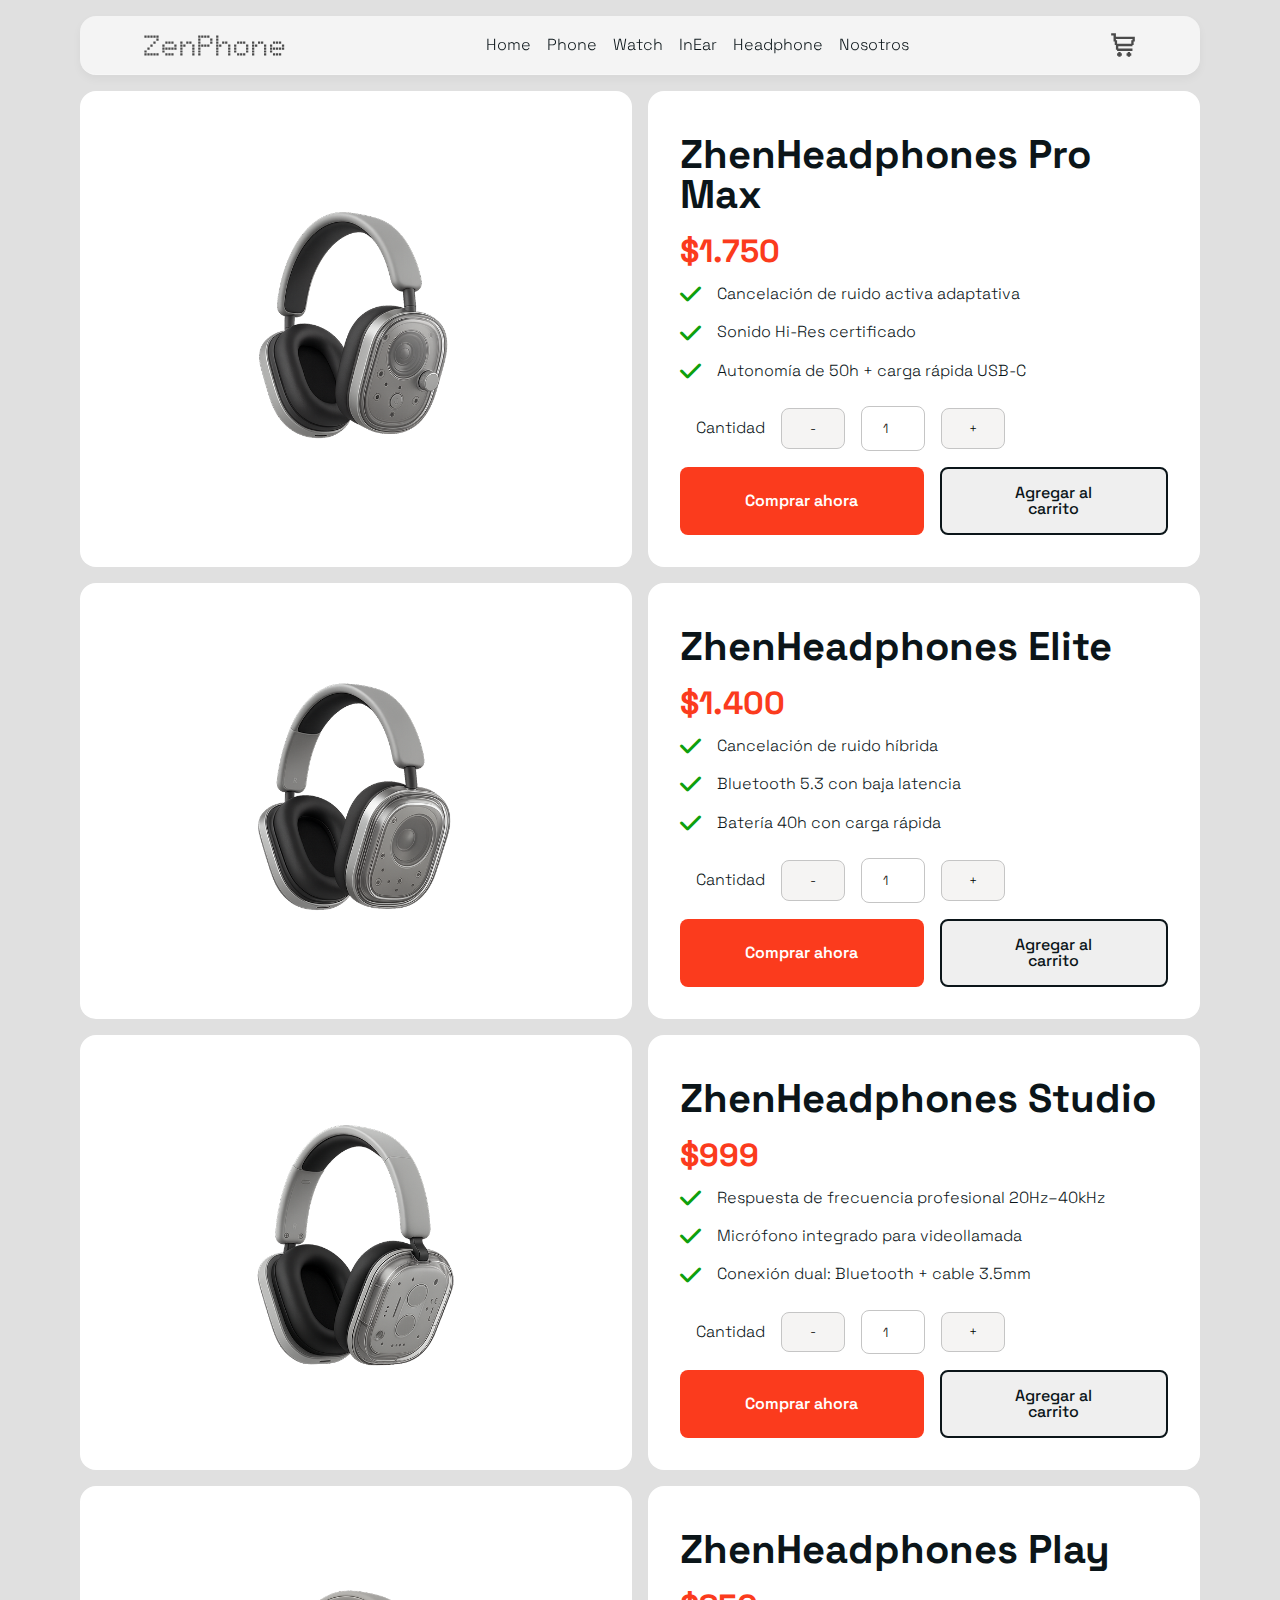
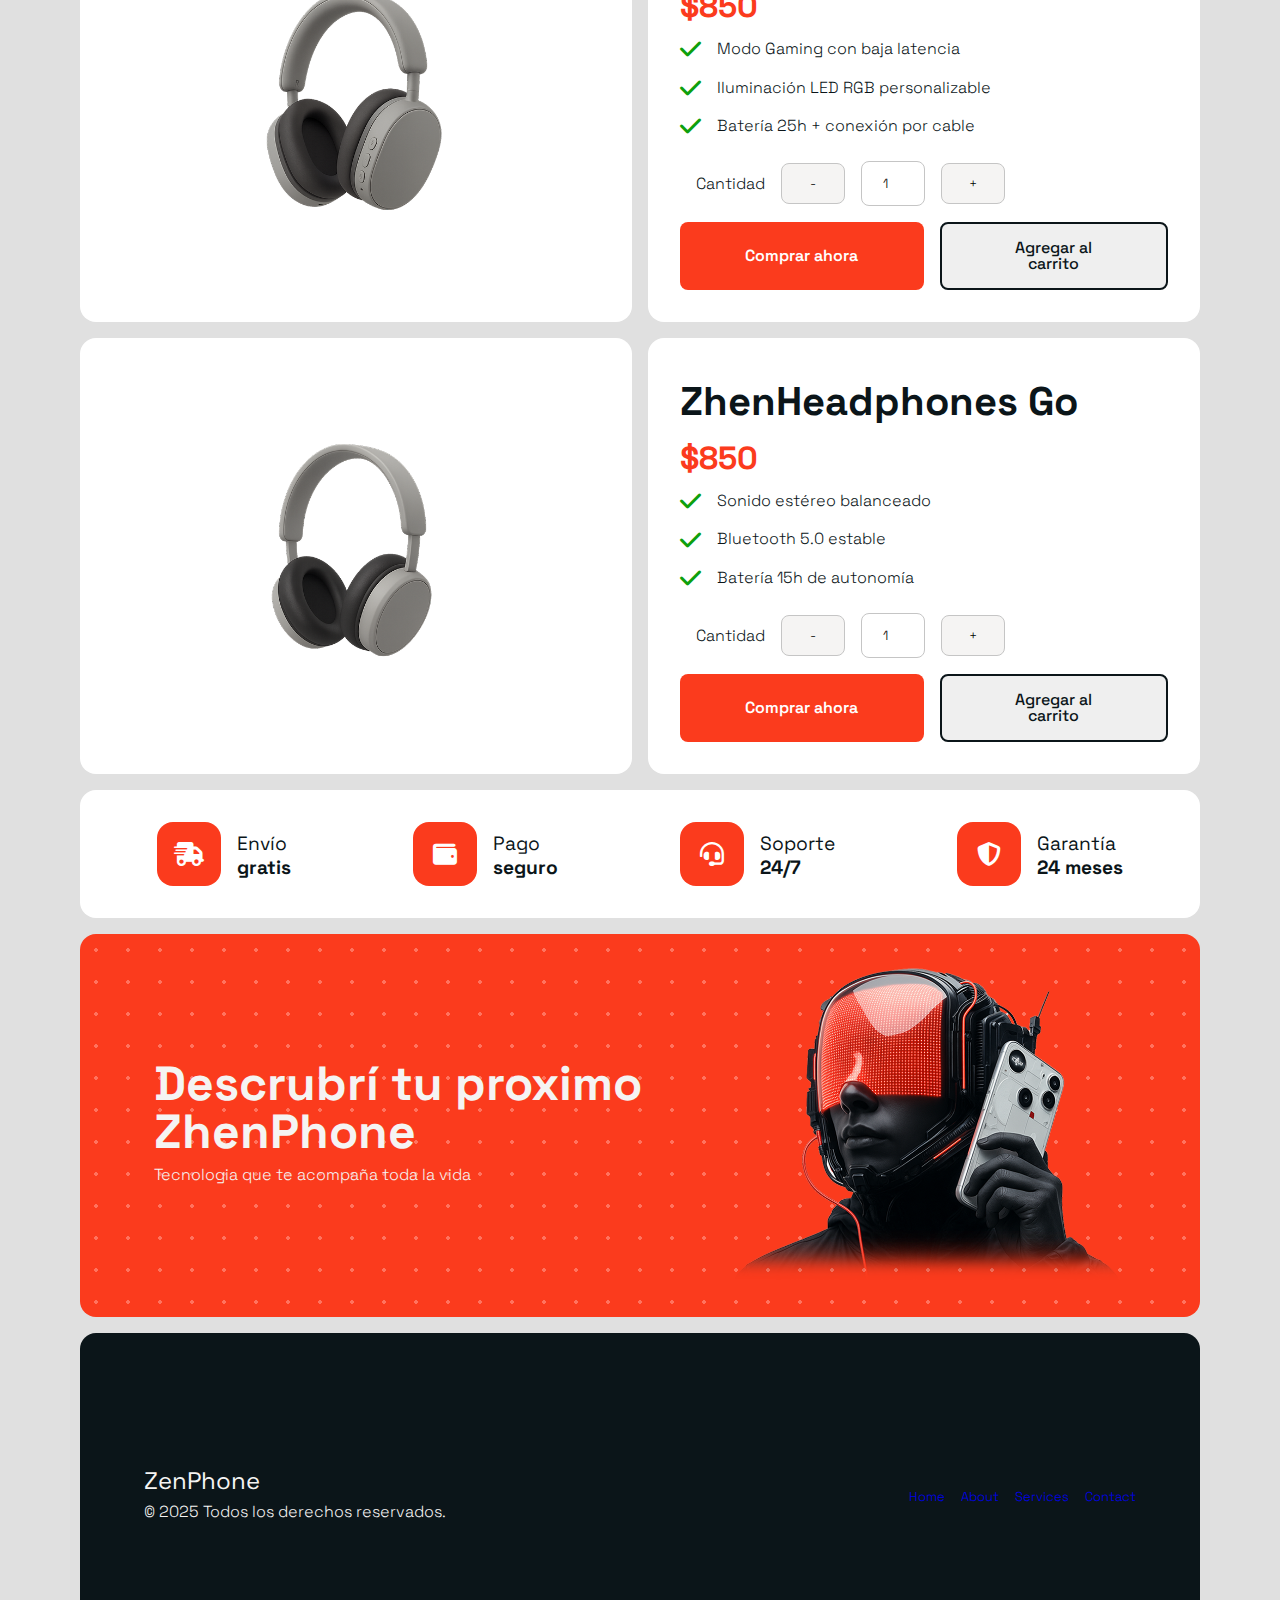
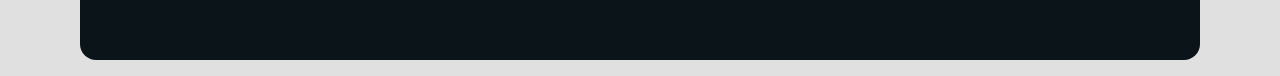
<file: pages/productoHeadphone.html>
<html lang="en">
<head>
    <meta charset="UTF-8" />
    <meta name="viewport" content="width=device-width, initial-scale=1.0" />
    <link rel="icon" href="favicon.ico"/>
    <link rel="stylesheet" href="/Style/Style.css" />
    <link rel="stylesheet" href="/Style/productos.css" />

    <link rel="preconnect" href="https://fonts.googleapis.com">
    <link rel="preconnect" href="https://fonts.gstatic.com" crossorigin>
    <link rel="stylesheet" href="https://cdnjs.cloudflare.com/ajax/libs/font-awesome/6.5.2/css/all.min.css">


    <!--Tipografias usadas-->
    <link href="https://fonts.googleapis.com/css2?family=Space+Grotesk:wght@300..700&display=swap" rel="stylesheet">
    <link rel="shortcut icon" href="/images/favico.svg" type="image/x-icon">

    <title>ZhenPhone</title>
</head>
<body>
    <header class="sticky">
      <nav class="nav-header margin">
        <a href="../index.html"><img src="/images/ZenPhone.svg" alt="Logo" class="logo" /></a>
          <div class="nav-list">
          <a href="../index.html">Home</a>
          <a href="/pages/productoPhone.html">Phone</a>
          <a href="/pages/productoWatch.html">Watch</a>
          <a href="/pages/ProductoInear.html">InEar</a>
          <a href="/pages/productoHeadphone.html">Headphone</a>
          <a href="/pages/nosotros.html">Nosotros</a>
          </div>
        <a href="#"><img src="/images/cart.svg" alt="carrito compras"></a>
      </nav>
    </header>


    <main>

        <section class="margin">
            <div class="grid-detalles-producto">

                <div class="img-producto">
                  <img class="producto" src="/images/ZhenHeadphones Pro Max.png" alt="">
                </div>

                <div class="precio">

                  <h2>ZhenHeadphones Pro Max</h2>
                 
                  <h3 class="precio-final">$1.750</h3>

                  <div class="caracteristicas">

                    <div class="caracteristicas-item">
                      <i class="fa-solid fa-check"></i>
                      <p>Cancelación de ruido activa adaptativa</p>
                    </div>

                    <div class="caracteristicas-item">
                      <i class="fa-solid fa-check"></i>
                      <p>Sonido Hi-Res certificado</p>
                    </div>

                    <div class="caracteristicas-item">
                      <i class="fa-solid fa-check"></i>
                      <p>Autonomía de 50h + carga rápida USB-C</p>
                    </div>

                  </div>

                  <div class="contador">
                    <label for="cantidad">Cantidad</label>
                    <button class="contadores">-</button>
                    <input class="cantidad" type="number" name="cantidad" value="1" min="1" step="1">
                    <button class="contadores">+</button>
                  </div>
                  
                  <div class="buttons">
                    <button class="btn-fill">Comprar ahora</button>
                    <button class="btn-stroke">Agregar al carrito</button>
                  </div>

                </div>
            </div>
        </section>






  <section class="margin">
            <div class="grid-detalles-producto">

                <div class="img-producto">
                  <img class="producto" src="/images/ZhenHeadphones Elite.png" alt="">
                </div>

                <div class="precio">

                  <h2>ZhenHeadphones Elite</h2>
                 
                  <h3 class="precio-final">$1.400</h3>

                  <div class="caracteristicas">

                    <div class="caracteristicas-item">
                      <i class="fa-solid fa-check"></i>
                      <p>Cancelación de ruido híbrida</p>
                    </div>

                    <div class="caracteristicas-item">
                      <i class="fa-solid fa-check"></i>
                      <p>Bluetooth 5.3 con baja latencia</p>
                    </div>

                    <div class="caracteristicas-item">
                      <i class="fa-solid fa-check"></i>
                      <p>Batería 40h con carga rápida</p>
                    </div>

                  </div>

                  <div class="contador">
                    <label for="cantidad">Cantidad</label>
                    <button class="contadores">-</button>
                    <input class="cantidad" type="number" name="cantidad" value="1" min="1" step="1">
                    <button class="contadores">+</button>
                  </div>

                  <div class="buttons">
                    <button class="btn-fill">Comprar ahora</button>
                    <button class="btn-stroke">Agregar al carrito</button>
                  </div>

                </div>
            </div>
        </section>



        <section class="margin">
            <div class="grid-detalles-producto">

                <div class="img-producto">
                  <img class="producto" src="/images/ZhenHeadphones Studio.png" alt="">
                </div>

                <div class="precio">

                  <h2>ZhenHeadphones Studio</h2>
                 
                  <h3 class="precio-final">$999</h3>
                  <div class="caracteristicas">

                    <div class="caracteristicas-item">
                      <i class="fa-solid fa-check"></i>
                      <p>Respuesta de frecuencia profesional 20Hz–40kHz</p>
                    </div>

                    <div class="caracteristicas-item">
                      <i class="fa-solid fa-check"></i>
                      <p>Micrófono integrado para videollamada</p>
                    </div>

                    <div class="caracteristicas-item">
                      <i class="fa-solid fa-check"></i>
                      <p>Conexión dual: Bluetooth + cable 3.5mm</p>
                    </div>

                  </div>

                  <div class="contador">
                    <label for="cantidad">Cantidad</label>
                    <button class="contadores">-</button>
                    <input class="cantidad" type="number" name="cantidad" value="1" min="1" step="1">
                    <button class="contadores">+</button>
                  </div>

                  <div class="buttons">
                    <button class="btn-fill">Comprar ahora</button>
                    <button class="btn-stroke">Agregar al carrito</button>
                  </div>

                </div>

            </div>
        </section>





        <section class="margin">
            <div class="grid-detalles-producto">

                <div class="img-producto">
                  <img class="producto" src="/images/ZhenHeadphones Play.png" alt="">
                </div>

                <div class="precio">

                  <h2>ZhenHeadphones Play</h2>
                 
                  <h3 class="precio-final">$850</h3>

                  <div class="caracteristicas">

                    <div class="caracteristicas-item">
                      <i class="fa-solid fa-check"></i>
                      <p>Modo Gaming con baja latencia</p>
                    </div>

                    <div class="caracteristicas-item">
                      <i class="fa-solid fa-check"></i>
                      <p>Iluminación LED RGB personalizable</p>
                    </div>

                    <div class="caracteristicas-item">
                      <i class="fa-solid fa-check"></i>
                      <p>Batería 25h + conexión por cable</p>
                    </div>

                  </div>

                 <div class="contador">
                    <label for="cantidad">Cantidad</label>
                    <button class="contadores">-</button>
                    <input class="cantidad" type="number" name="cantidad" value="1" min="1" step="1">
                    <button class="contadores">+</button>
                  </div>

                  <div class="buttons">
                    <button class="btn-fill">Comprar ahora</button>
                    <button class="btn-stroke">Agregar al carrito</button>
                  </div>

                </div>
               
            </div>
        </section>


        <section class="margin">
            <div class="grid-detalles-producto">

                <div class="img-producto">
                  <img class="producto" src="/images/ZhenHeadphones Go.png" alt="">
                </div>

                <div class="precio">

                  <h2>ZhenHeadphones Go</h2>
                 
                  <h3 class="precio-final">$850</h3>

                  <div class="caracteristicas">

                    <div class="caracteristicas-item">
                      <i class="fa-solid fa-check"></i>
                      <p>Sonido estéreo balanceado</p>
                    </div>
                    
                    <div class="caracteristicas-item">
                      <i class="fa-solid fa-check"></i>
                      <p>Bluetooth 5.0 estable</p>
                    </div>
                    
                    <div class="caracteristicas-item">
                      <i class="fa-solid fa-check"></i>
                      <p>Batería 15h de autonomía</p>
                    </div>

                  </div>

                  <div class="contador">
                    <label for="cantidad">Cantidad</label>
                    <button class="contadores">-</button>
                    <input class="cantidad" type="number" name="cantidad" value="1" min="1" step="1">
                    <button class="contadores">+</button>
                  </div>

                  <div class="buttons">
                    <button class="btn-fill">Comprar ahora</button>
                    <button class="btn-stroke">Agregar al carrito</button>
                  </div>
                  
                </div>
            </div>
        </section>

    <section class="ventajas margin">
      <div class="ventaja-item">
        <div class="icono">
          <i class="fa-solid fa-truck-fast"></i>
        </div>
        <p>Envío<br><span class="font-bold">gratis</span></p>
      </div>

      <div class="ventaja-item">
        <div class="icono">
          <i class="fa-solid fa-wallet"></i>
        </div>
        <p>Pago<br><span class="font-bold">seguro</span></p>
      </div>

      <div class="ventaja-item">
        <div class="icono">
          <i class="fa-solid fa-headset"></i>
        </div>
        <p>Soporte<br><span class="font-bold">24/7</span></p>
      </div>

      <div class="ventaja-item">
        <div class="icono">
          <i class="fa-solid fa-shield-halved"></i>
        </div>
        <p>Garantía<br><span class="font-bold">24 meses</span></p>
      </div>
    </section>













    </main>

    

   
    <section class="cta margin">
      <div class="cta-info">
        <h4>Descrubrí tu proximo<br>ZhenPhone</h4>
        <p>Tecnologia que te acompaña toda la vida</p>
      </div>
      <div >
        <img class="cta-img" src="/images/Img-Header-2.png" alt="">
      </div>

    </section>

    <footer>
      <div class="footer margin">

        <div class="footer-info">
          <h3>ZenPhone</h3>
          <p>© 2025 Todos los derechos reservados.</p>
        </div>

        <div class="footer-nav">
          <a href="/index.html">Home</a>
          <a href="#">About</a>
          <a href="#">Services</a>
          <a href="#">Contact</a>
        </div>

      </div>
    </footer>


    <script src="/main.js"></script>

  </body>
</html>
</file>
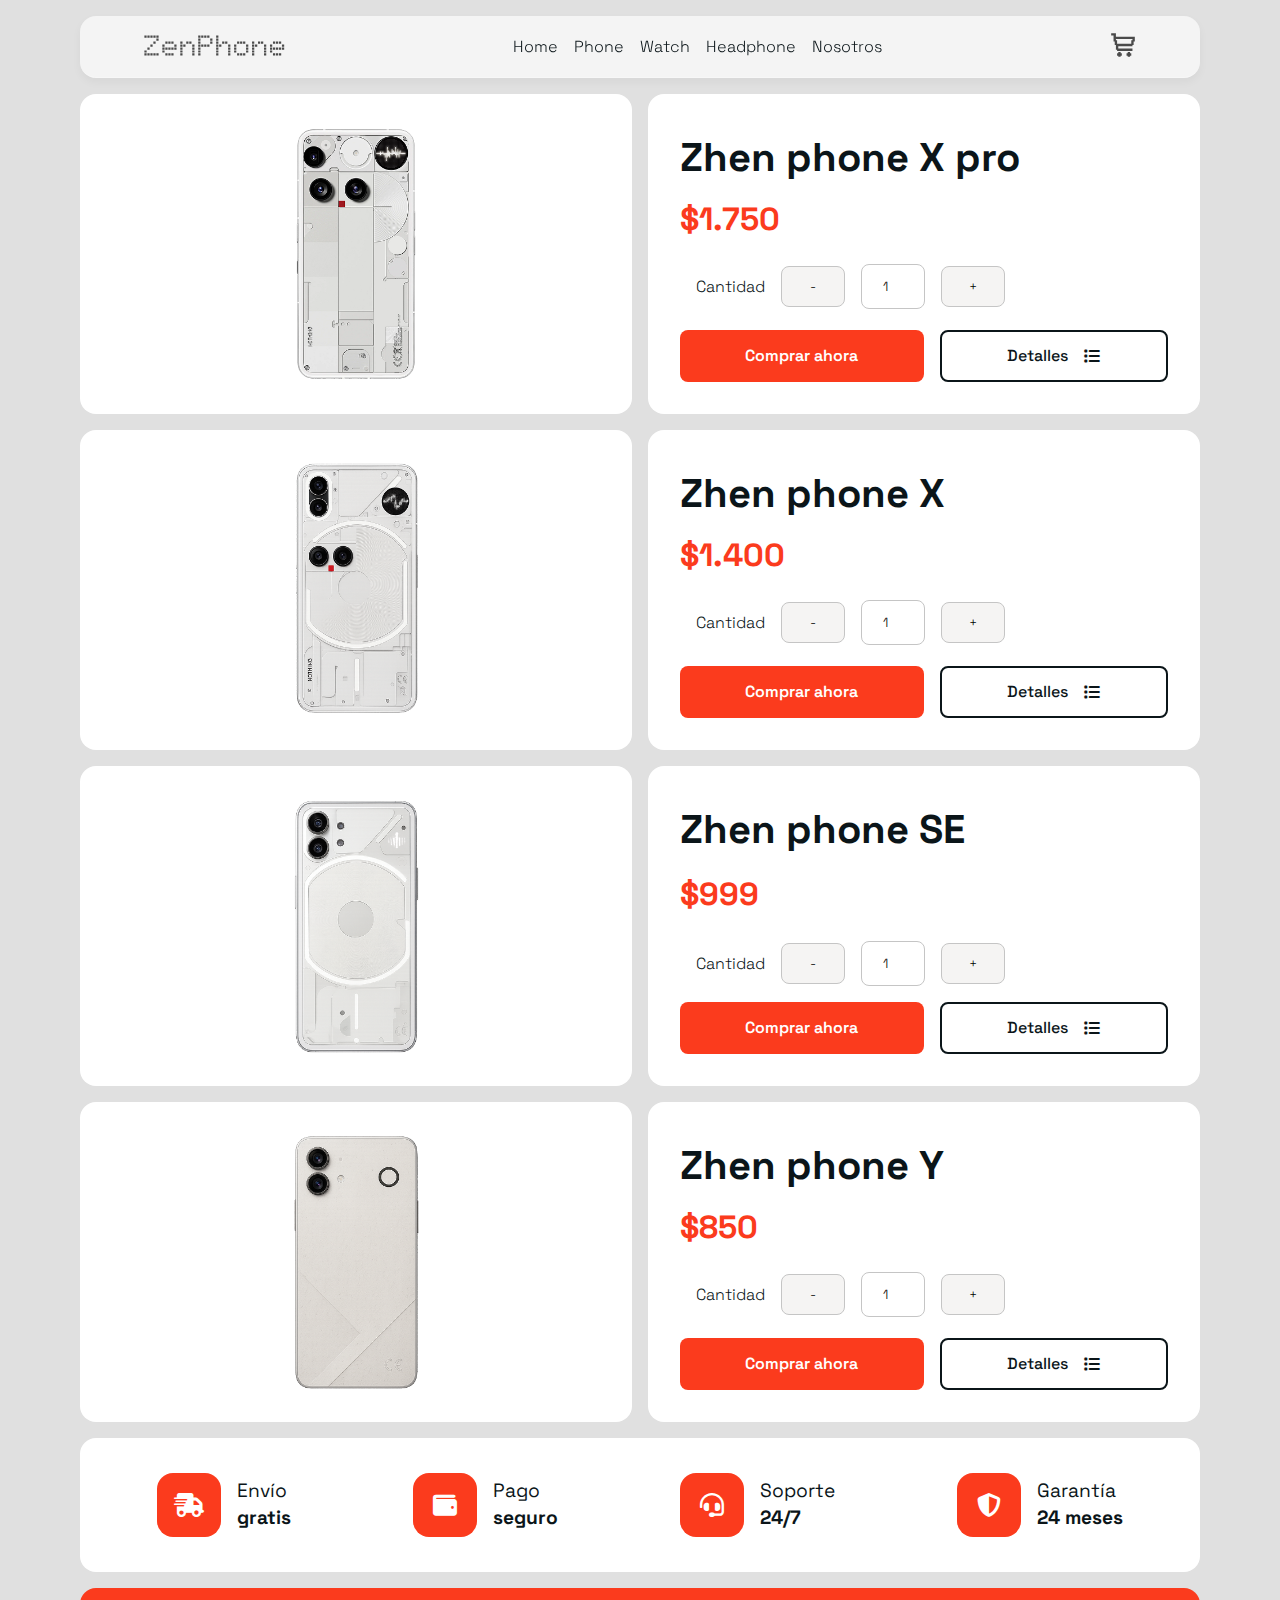
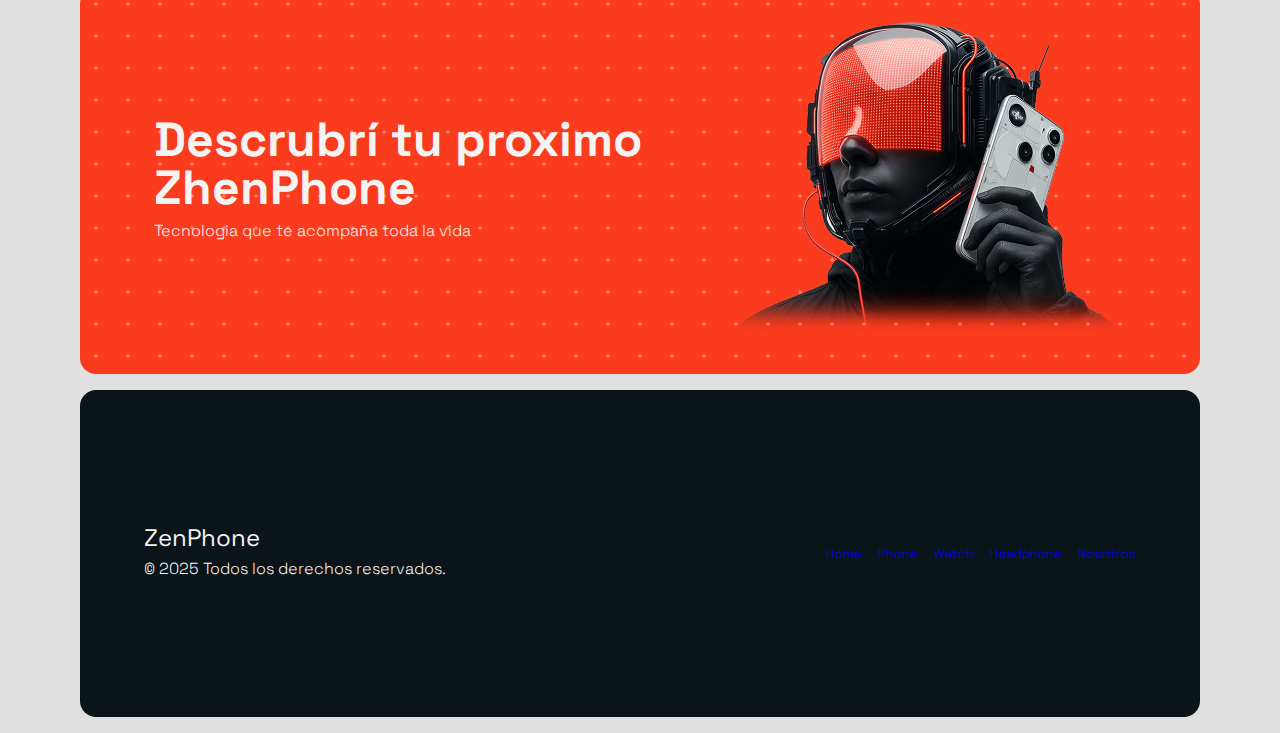
<file: pages/productoPhone.html>
<!DOCTYPE html>
<html lang="en">
<head>
    <meta charset="UTF-8" />
    <meta name="viewport" content="width=device-width, initial-scale=1.0" />
    <link rel="icon" href="favicon.ico"/>
    <link rel="stylesheet" href="/Style/Style.css" />
    <link rel="stylesheet" href="/Style/productos.css" />

    <link rel="preconnect" href="https://fonts.googleapis.com">
    <link rel="preconnect" href="https://fonts.gstatic.com" crossorigin>
    <link rel="stylesheet" href="https://cdnjs.cloudflare.com/ajax/libs/font-awesome/6.5.2/css/all.min.css">


    <!--Tipografias usadas-->
    <link href="https://fonts.googleapis.com/css2?family=Space+Grotesk:wght@300..700&display=swap" rel="stylesheet">
    <link rel="shortcut icon" href="/images/favico.svg" type="image/x-icon">

    <title>ZhenPhone</title>
</head>
<body>
    <header class="sticky">
      <nav class="nav-header margin">
        <a href="../index.html"><img src="/images/ZenPhone.svg" alt="Logo" class="logo" /></a>
          <div class="nav-list">
          <a href="../index.html">Home</a>
          <a href="/pages/productoPhone.html">Phone</a>
          <a href="/pages/productoWatch.html">Watch</a>
          <a href="/pages/productoHeadphone.html">Headphone</a>
          <a href="/pages/nosotros.html">Nosotros</a>
          </div>
        <a href="/pages/cart.html"><img src="/images/cart.svg" alt="carrito compras"></a>
      </nav>
    </header>


    <main>

        <section class="margin">
            <div class="grid-detalles-producto">

                <div class="img-producto">
                  <img class="producto" src="/images/phone xpro.png" alt="">
                </div>

                <div class="precio">

                  <h2>Zhen phone X pro</h2>
                 
                  <h3 class="precio-final">$1.750</h3>

                 <div class="contador">
                    <label for="cantidad">Cantidad</label>
                    <button class="contadores">-</button>
                    <input class="cantidad" type="number" name="cantidad" value="1" min="1" step="1">
                    <button class="contadores">+</button>
                  </div>
                  
                  <div class="buttons">
                    <button class="btn-fill">Comprar ahora</button>
                    <a href="/pages/detalleProducto.html" class="btn-stroke">Detalles <i class="fa-solid fa-list"></i></a>
                  </div>

                </div>

                
            </div>
        </section>






  <section class="margin">
            <div class="grid-detalles-producto">

                <div class="img-producto">
                  <img class="producto" src="/images/zhenphonex.png" alt="">
                </div>

                <div class="precio">

                  <h2>Zhen phone X</h2>
                 
                  <h3 class="precio-final">$1.400</h3>

                 <div class="contador">
                    <label for="cantidad">Cantidad</label>
                    <button class="contadores">-</button>
                    <input class="cantidad" type="number" name="cantidad" value="1" min="1" step="1">
                    <button class="contadores">+</button>
                  </div>
                  
                  <div class="buttons">
                    <button class="btn-fill">Comprar ahora</button>
                    <a href="/pages/detalleProducto.html" class="btn-stroke">Detalles <i class="fa-solid fa-list"></i></a>
                  </div>

                </div>

            </div>
        </section>



        <section class="margin">
            <div class="grid-detalles-producto">

                <div class="img-producto">
                  <img class="producto" src="/images/zhenphoneSE.png" alt="">
                </div>

                <div class="precio">

                  <h2>Zhen phone SE</h2>
                 
                  <h3 class="precio-final">$999</h3>

                  <div class="caracteristicas">

                <div class="contador">
                    <label for="cantidad">Cantidad</label>
                    <button class="contadores">-</button>
                    <input class="cantidad" type="number" name="cantidad" value="1" min="1" step="1">
                    <button class="contadores">+</button>
                  </div>
                  
                  <div class="buttons">
                    <button class="btn-fill">Comprar ahora</button>
                    <a href="/pages/detalleProducto.html" class="btn-stroke">Detalles <i class="fa-solid fa-list"></i></a>
                  </div>

                </div>

            </div>
        </section>





        <section class="margin">
            <div class="grid-detalles-producto">

                <div class="img-producto">
                  <img class="producto" src="/images/zhenphone Y.png" alt="">
                </div>

                <div class="precio">

                  <h2>Zhen phone Y</h2>
                 
                  <h3 class="precio-final">$850</h3>

                  <div class="contador">
                    <label for="cantidad">Cantidad</label>
                    <button class="contadores">-</button>
                    <input class="cantidad" type="number" name="cantidad" value="1" min="1" step="1">
                    <button class="contadores">+</button>
                  </div>
                  
                  <div class="buttons">
                    <a class="btn-fill">Comprar ahora</a>
                    <a href="/pages/detalleProducto.html" class="btn-stroke">Detalles <i class="fa-solid fa-list"></i></a>
                  </div>

                </div>
            </div>
        </section>
    </main>

    <section class="ventajas margin">
      <div class="ventaja-item">
        <div class="icono">
          <i class="fa-solid fa-truck-fast"></i>
        </div>
        <p>Envío<br><span class="font-bold">gratis</span></p>
      </div>

      <div class="ventaja-item">
        <div class="icono">
          <i class="fa-solid fa-wallet"></i>
        </div>
        <p>Pago<br><span class="font-bold">seguro</span></p>
      </div>

      <div class="ventaja-item">
        <div class="icono">
          <i class="fa-solid fa-headset"></i>
        </div>
        <p>Soporte<br><span class="font-bold">24/7</span></p>
      </div>

      <div class="ventaja-item">
        <div class="icono">
          <i class="fa-solid fa-shield-halved"></i>
        </div>
        <p>Garantía<br><span class="font-bold">24 meses</span></p>
      </div>
    </section>

   
    <section class="cta margin">
      <div class="cta-info">
        <h4>Descrubrí tu proximo<br>ZhenPhone</h4>
        <p>Tecnologia que te acompaña toda la vida</p>
      </div>
      <div >
        <img class="cta-img" src="/images/Img-Header-2.png" alt="">
      </div>

    </section>

    <footer>
      <div class="footer margin">

        <div class="footer-info">
          <h3>ZenPhone</h3>
          <p>© 2025 Todos los derechos reservados.</p>
        </div>

        <div class="footer-nav">
          <a href="../index.html">Home</a>
          <a href="/pages/productoPhone.html">Phone</a>
          <a href="/pages/productoWatch.html">Watch</a>
          <a href="/pages/productoHeadphone.html">Headphone</a>
          <a href="/pages/nosotros.html">Nosotros</a>
        </div>

      </div>
    </footer>


    <script src="/main.js"></script>
  </body>
</html>
</file>
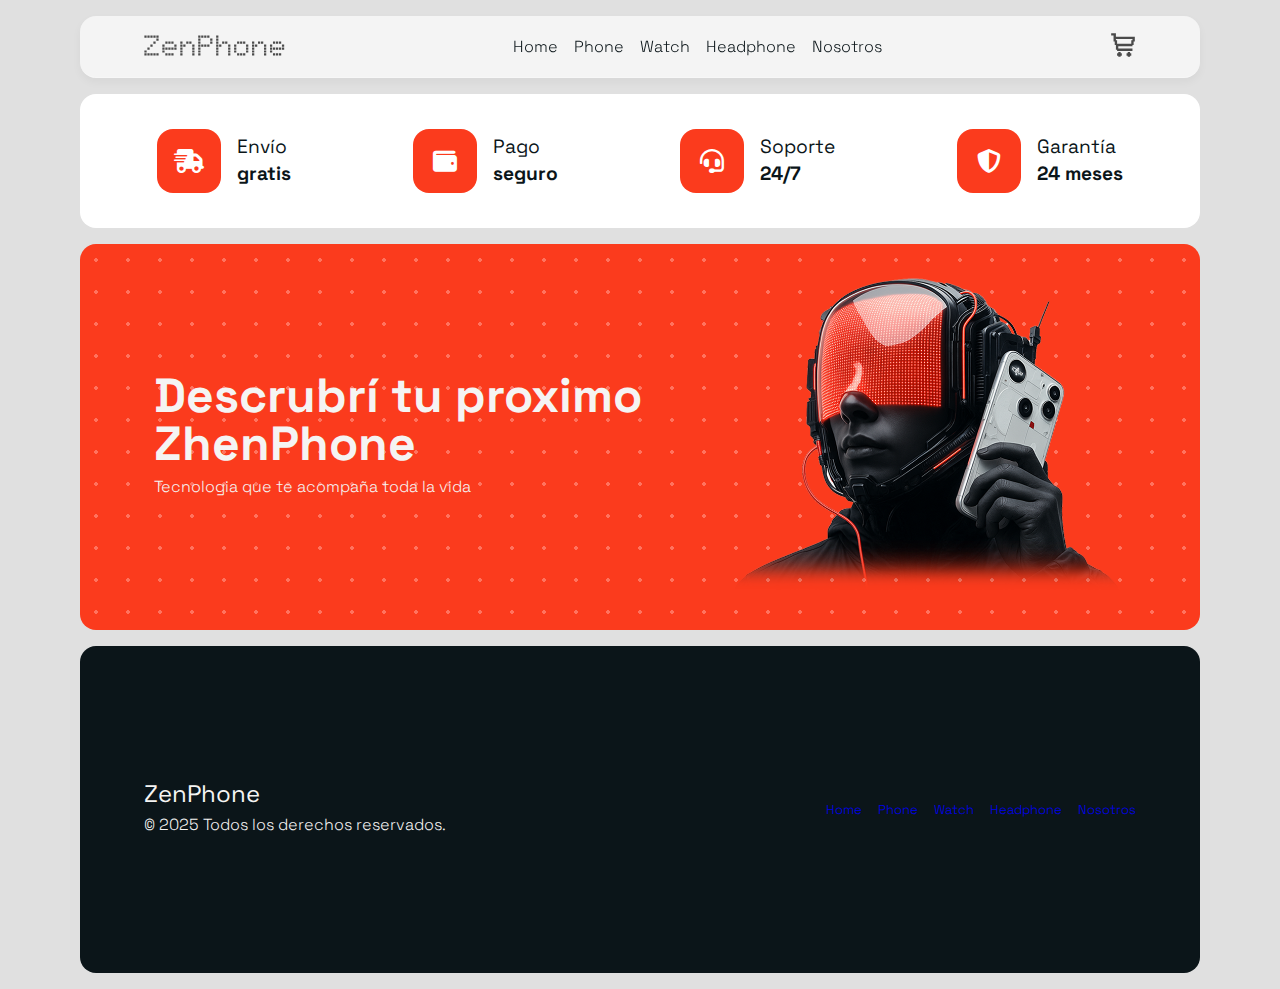
<file: pages/productos.html>
<!DOCTYPE html>
<html lang="en">
<head>
    <meta charset="UTF-8" />
    <meta name="viewport" content="width=device-width, initial-scale=1.0" />
    <link rel="icon" href="favicon.ico"/>
    <link rel="stylesheet" href="../Style/Style.css" />
    <link rel="stylesheet" href="../Style/productos.css" />

    <link rel="preconnect" href="https://fonts.googleapis.com">
    <link rel="preconnect" href="https://fonts.gstatic.com" crossorigin>
    <link rel="stylesheet" href="https://cdnjs.cloudflare.com/ajax/libs/font-awesome/6.5.2/css/all.min.css">


    <!--Tipografias usadas-->
    <link href="https://fonts.googleapis.com/css2?family=Space+Grotesk:wght@300..700&display=swap" rel="stylesheet">
    <link rel="shortcut icon" href="../images/favico.svg" type="image/x-icon">

    <title>ZhenPhone</title>
</head>
<body>
    <header class="sticky">
      <nav class="nav-header margin">
        <div class="logo-btn">
           <button class="menu-btn" id="menuBtn" ><i class="fa-solid fa-bars"></i></button>
          <a href="../index.html"><img src="../images/ZenPhone.svg" alt="Logo" class="logo" /></a>
        </div>
         

          <div class="nav-list" id="navList">
              <a href="../index.html">Home</a>
              <a href="./productos.html?category=Celulares">Phone</a>
              <a href="./productos.html?category=Smart Watch">Watch</a>
              <a href="./productos.html?category=Headphones">Headphone</a>
              <a href="./nosotros.html">Nosotros</a>
            </div>

          

          <div>
              <a href="./pages/cart.html" class="cart-icon"><img src="../images/cart.svg" alt="carrito compras"></a>
              <div  class="cartCount"><span id="cartCount"></span></div>
          </div>
      </nav>
    </header>


    <main id="productsContainer">


    </main>

    <section class="ventajas margin">
      <div class="ventaja-item">
        <div class="icono">
          <i class="fa-solid fa-truck-fast"></i>
        </div>
        <p>Envío<br><span class="font-bold">gratis</span></p>
      </div>

      <div class="ventaja-item">
        <div class="icono">
          <i class="fa-solid fa-wallet"></i>
        </div>
        <p>Pago<br><span class="font-bold">seguro</span></p>
      </div>

      <div class="ventaja-item">
        <div class="icono">
          <i class="fa-solid fa-headset"></i>
        </div>
        <p>Soporte<br><span class="font-bold">24/7</span></p>
      </div>

      <div class="ventaja-item">
        <div class="icono">
          <i class="fa-solid fa-shield-halved"></i>
        </div>
        <p>Garantía<br><span class="font-bold">24 meses</span></p>
      </div>
    </section>

   
    <section class="cta margin">
      <div class="cta-info">
        <h4>Descrubrí tu proximo<br>ZhenPhone</h4>
        <p>Tecnologia que te acompaña toda la vida</p>
      </div>
      <div >
        <img class="cta-img" src="../images/Img-Header-2.png" alt="">
      </div>

    </section>

    <footer>
      <div class="footer margin">

        <div class="footer-info">
          <h3>ZenPhone</h3>
          <p>© 2025 Todos los derechos reservados.</p>
        </div>

        <div class="footer-nav">
          <a href="../index.html">Home</a>
          <a href="./productos.html?category=Celulares">Phone</a>
          <a href="./productos.html?category=Smart Watch">Watch</a>
          <a href="./productos.html?category=Headphones">Headphone</a>
          <a href="./nosotros.html">Nosotros</a>
        </div>

      </div>
    </footer>

    <script src="../navBar.js"></script>
    <script type="module" src="../Js/productos.js"></script>
    <script type="module" src="../Js/refreshCart.js"></script>

  </body>
</html>
</file>
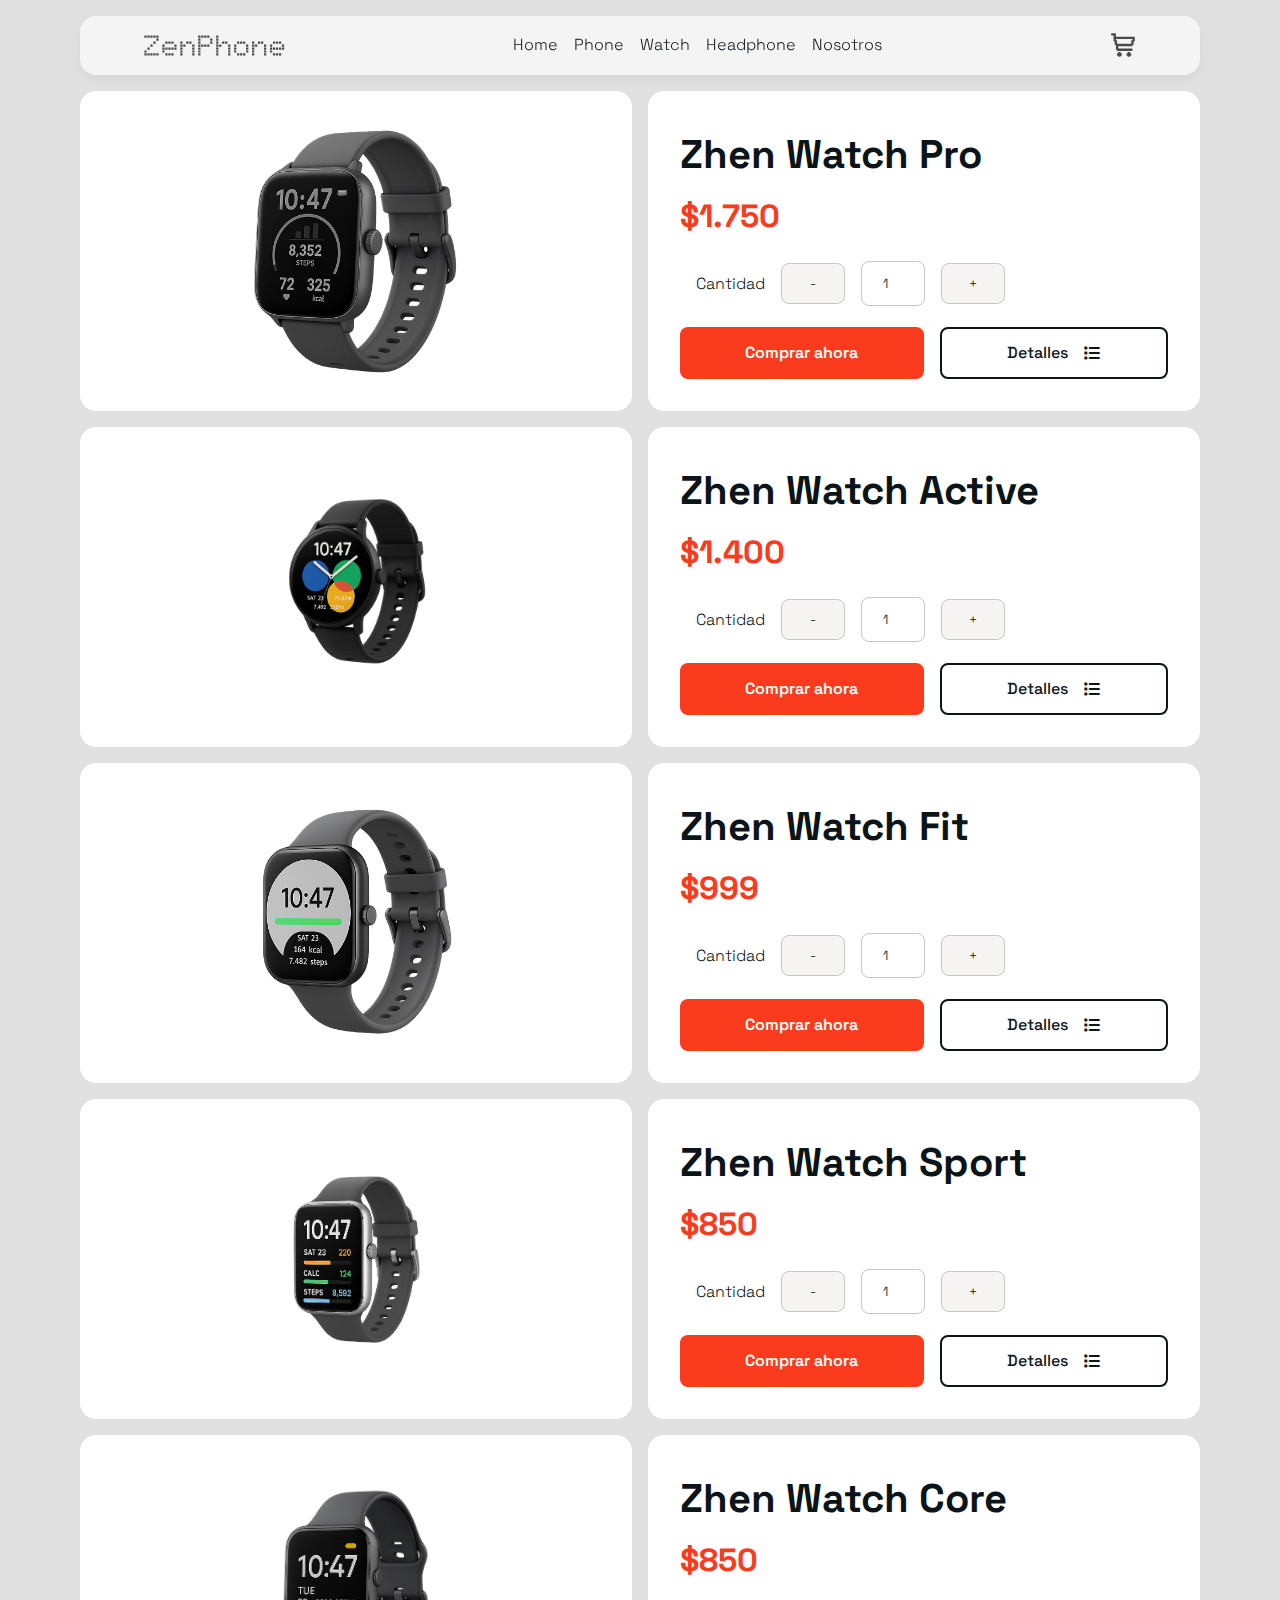
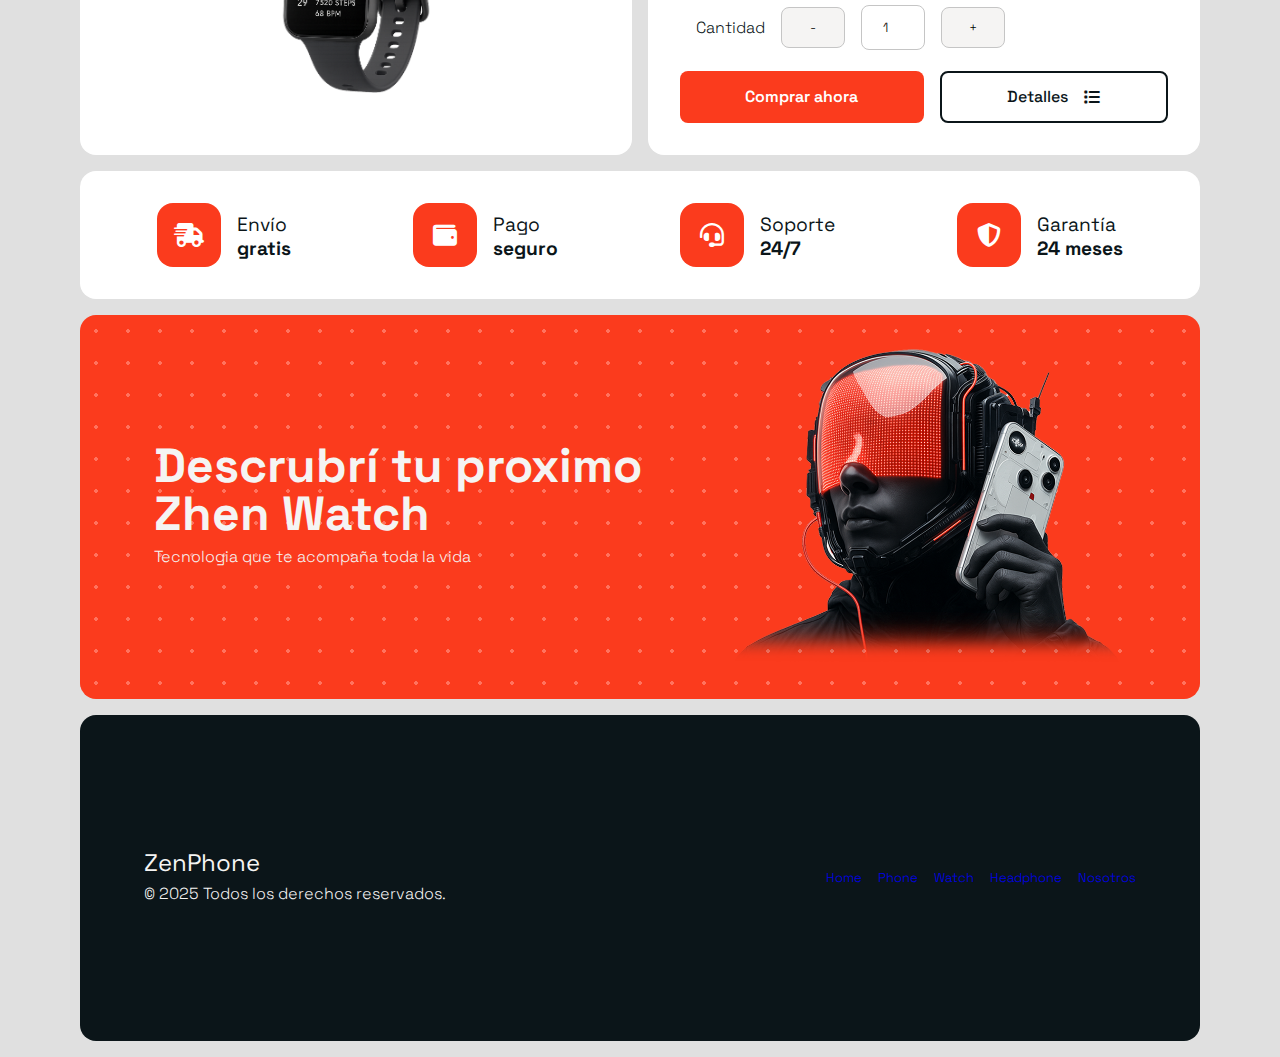
<file: pages/productoWatch.html>
<html lang="en">
<head>
    <meta charset="UTF-8" />
    <meta name="viewport" content="width=device-width, initial-scale=1.0" />
    <link rel="icon" href="favicon.ico"/>
    <link rel="stylesheet" href="/Style/Style.css" />
    <link rel="stylesheet" href="/Style/productos.css" />

    <link rel="preconnect" href="https://fonts.googleapis.com">
    <link rel="preconnect" href="https://fonts.gstatic.com" crossorigin>
    <link rel="stylesheet" href="https://cdnjs.cloudflare.com/ajax/libs/font-awesome/6.5.2/css/all.min.css">


    <!--Tipografias usadas-->
    <link href="https://fonts.googleapis.com/css2?family=Space+Grotesk:wght@300..700&display=swap" rel="stylesheet">
    <link rel="shortcut icon" href="/images/favico.svg" type="image/x-icon">

    <title>ZhenPhone</title>
</head>
<body>
    <header class="sticky">
      <nav class="nav-header margin">
        <a href="../index.html"><img src="/images/ZenPhone.svg" alt="Logo" class="logo" /></a>
          <div class="nav-list">
          <a href="../index.html">Home</a>
          <a href="/pages/productoPhone.html">Phone</a>
          <a href="/pages/productoWatch.html">Watch</a>
          <a href="/pages/productoHeadphone.html">Headphone</a>
          <a href="/pages/nosotros.html">Nosotros</a>
          </div>
        <a href="/pages/cart.html"><img src="/images/cart.svg" alt="carrito compras"></a>
      </nav>
    </header>


    <main>

        <section class="margin">
            <div class="grid-detalles-producto">

                <div class="img-producto">
                  <img class="producto" src="/images/zhen watch pro.png" alt="">
                </div>

                <div class="precio">

                  <h2>Zhen Watch Pro</h2>
                 
                  <h3 class="precio-final">$1.750</h3>


                  <div class="contador">
                    <label for="cantidad">Cantidad</label>
                    <button class="contadores">-</button>
                    <input class="cantidad" type="number" name="cantidad" value="1" min="1" step="1">
                    <button class="contadores">+</button>
                  </div>
                  
                  <div class="buttons">
                    <button class="btn-fill">Comprar ahora</button>
                    <a href="/pages/detalleProducto.html" class="btn-stroke">Detalles <i class="fa-solid fa-list"></i></a>
                  </div>

                </div>
            </div>
        </section>






  <section class="margin">
            <div class="grid-detalles-producto">

                <div class="img-producto">
                  <img class="producto" src="/images/zhen watch active.png" alt="">
                </div>

                <div class="precio">

                  <h2>Zhen Watch Active</h2>
                 
                  <h3 class="precio-final">$1.400</h3>


                  <div class="contador">
                    <label for="cantidad">Cantidad</label>
                    <button class="contadores">-</button>
                    <input class="cantidad" type="number" name="cantidad" value="1" min="1" step="1">
                    <button class="contadores">+</button>
                  </div>

                  <div class="buttons">
                    <button class="btn-fill">Comprar ahora</button>
                    <a href="/pages/detalleProducto.html" class="btn-stroke">Detalles <i class="fa-solid fa-list"></i></a>
                  </div>

                </div>
            </div>
        </section>



        <section class="margin">
            <div class="grid-detalles-producto">

                <div class="img-producto">
                  <img class="producto" src="/images/zhen watch fit.png" alt="">
                </div>

                <div class="precio">

                  <h2>Zhen Watch Fit</h2>
                 
                  <h3 class="precio-final">$999</h3>

                  <div class="contador">
                    <label for="cantidad">Cantidad</label>
                    <button class="contadores">-</button>
                    <input class="cantidad" type="number" name="cantidad" value="1" min="1" step="1">
                    <button class="contadores">+</button>
                  </div>

                  <div class="buttons">
                    <button class="btn-fill">Comprar ahora</button>
                    <a href="/pages/detalleProducto.html" class="btn-stroke">Detalles <i class="fa-solid fa-list"></i></a>
                  </div>

                </div>

            </div>
        </section>





        <section class="margin">
            <div class="grid-detalles-producto">

                <div class="img-producto">
                  <img class="producto" src="/images/zhen watch sport.png" alt="">
                </div>

                <div class="precio">

                  <h2>Zhen Watch Sport</h2>
                 
                  <h3 class="precio-final">$850</h3>

                 <div class="contador">
                    <label for="cantidad">Cantidad</label>
                    <button class="contadores">-</button>
                    <input class="cantidad" type="number" name="cantidad" value="1" min="1" step="1">
                    <button class="contadores">+</button>
                  </div>

                  <div class="buttons">
                    <button class="btn-fill">Comprar ahora</button>
                    <a href="/pages/detalleProducto.html" class="btn-stroke">Detalles <i class="fa-solid fa-list"></i></a>
                  </div>

                </div>
               
            </div>
        </section>


        <section class="margin">
            <div class="grid-detalles-producto">

                <div class="img-producto">
                  <img class="producto" src="/images/zhen watch core.png" alt="">
                </div>

                <div class="precio">

                  <h2>Zhen Watch Core</h2>
                 
                  <h3 class="precio-final">$850</h3>

                  <div class="contador">
                    <label for="cantidad">Cantidad</label>
                    <button class="contadores">-</button>
                    <input class="cantidad" type="number" name="cantidad" value="1" min="1" step="1">
                    <button class="contadores">+</button>
                  </div>

                  <div class="buttons">
                    <button class="btn-fill">Comprar ahora</button>
                    <a href="/pages/detalleProducto.html" class="btn-stroke">Detalles <i class="fa-solid fa-list"></i></a>
                  </div>
                  
                </div>
            </div>
        </section>

    <section class="ventajas margin">
      <div class="ventaja-item">
        <div class="icono">
          <i class="fa-solid fa-truck-fast"></i>
        </div>
        <p>Envío<br><span class="font-bold">gratis</span></p>
      </div>

      <div class="ventaja-item">
        <div class="icono">
          <i class="fa-solid fa-wallet"></i>
        </div>
        <p>Pago<br><span class="font-bold">seguro</span></p>
      </div>

      <div class="ventaja-item">
        <div class="icono">
          <i class="fa-solid fa-headset"></i>
        </div>
        <p>Soporte<br><span class="font-bold">24/7</span></p>
      </div>

      <div class="ventaja-item">
        <div class="icono">
          <i class="fa-solid fa-shield-halved"></i>
        </div>
        <p>Garantía<br><span class="font-bold">24 meses</span></p>
      </div>
    </section>

    </main>

    

   
    <section class="cta margin">
      <div class="cta-info">
        <h4>Descrubrí tu proximo<br>Zhen Watch</h4>
        <p>Tecnologia que te acompaña toda la vida</p>
      </div>
      <div >
        <img class="cta-img" src="/images/Img-Header-2.png" alt="">
      </div>

    </section>

    <footer>
      <div class="footer margin">

        <div class="footer-info">
          <h3>ZenPhone</h3>
          <p>© 2025 Todos los derechos reservados.</p>
        </div>

        <div class="footer-nav">
          <a href="../index.html">Home</a>
          <a href="/pages/productoPhone.html">Phone</a>
          <a href="/pages/productoWatch.html">Watch</a>
          <a href="/pages/productoHeadphone.html">Headphone</a>
          <a href="/pages/nosotros.html">Nosotros</a>
        </div>

      </div>
    </footer>


    <script src="/main.js"></script>

  </body>
</html>
</file>
<file: Style/Style.css>
:root{
    /* Paleta de colores */
    --white: #F5F4F3;
    --black: #0B1519;
    --accent: #FB3B1D;
    --background: #ffffff;
}

/* CSS GLOBAL STYLES */

*{
    margin: 0;
    padding: 0;
    box-sizing: border-box;
    text-decoration: none;
    list-style: none;
    font-family: 'Space Grotesk', sans-serif;
    line-height: 1;
    font-weight:300;
    scroll-behavior: smooth;
}

.hidden{
    display: none;
}


body{
    background-color: rgb(224, 224, 224);
    color: var(--black);
}

.margin{
    margin: 1rem 5rem;
}

.font-bold{
    font-weight: 700;
}

.font-medium{
    font-size:medium;
}

.text-xl{
    font-size: 2.7rem;
}

h1 {
  font-size: 2.5rem;
  font-weight: 400;
  margin: 1rem 0;
}

h2 {
  font-size: 2rem;
  font-weight: 400;
  margin: 0.75rem 0;
}

h3 {
  font-size: 1.5rem;
  font-weight: 400;
  margin: 0.5rem 0;
}

h4 {
  font-size: 1.25rem;
  font-weight: 400;
  margin: 0.25rem 0;
}

p {
  font-size: 1rem;
  line-height: 1.4;
  margin: 0.5rem 0;
}

.filter-active{
    color: var(--accent);
    font-weight: 600;
    font-size: large;
}

.titles{
    font-size: 3rem;
}

.text-white{
    color: var(--white);
}

.text-center{
    text-align: center;
}

.text-accent{
    color: var(--accent);
}


.btn-fill{
    display: flex;
    align-items: center;
    justify-content: center;
    gap: 1rem;
    width: 100%;
    font-size: medium;
    padding: 1rem 3rem;
    border: none;
    border-radius: .5rem;
    background-color: var(--accent);
    color: var(--background);
    font-weight: 600;
    cursor: pointer;
    transition: all 0.3s ease-in-out, transform 0.3s cubic-bezier(0.25, 0.46, 0.45, 0.94);

}

.btn-fill:hover{
    background-color: #f35c2e;
    transform: scale(1.03);
}

.btn-fill-black{
    display: flex;
    align-items: center;
    justify-content: center;
    width: 100%;
    font-size: medium;
    padding: 1rem 3rem;
    border: none;
    border-radius: .5rem;
    background-color: rgb(39, 39, 39);
    color: var(--white);
    font-weight: 600;
    cursor: pointer;
    transition: all 0.3s ease-in-out, transform 0.3s cubic-bezier(0.25, 0.46, 0.45, 0.94);

}

.btn-fill-black:hover{
    background-color: rgb(219, 219, 219);
    color: var(--black);
    transform: scale(1.03);
}

.btn-fill-gray{
    display: flex;
    align-items: center;
    justify-content: center;
    width: 100%;
    font-size: medium;
    padding: 1rem 3rem;
    border: none;
    border-radius: .5rem;
    background-color: rgb(39, 39, 39);
    color: var(--white);
    font-weight: 600;
    cursor: pointer;
    transition: all 0.3s ease-in-out, transform 0.3s cubic-bezier(0.25, 0.46, 0.45, 0.94);

}

.btn-fill-gray:hover{
    background-color: var(--white);
    color: var(--black);
    transform: scale(1.03);
}

.btn-stroke{
    display: flex;
    align-items: center;
    justify-content: center;
    gap: 1rem;
    width: 90%;
    padding: 1rem 3rem;
    border: 2px solid var(--black);
    border-radius: .5rem;
    color: var(--black);
    font-weight: 500;
    font-size: medium;
    cursor: pointer;
    transition: all .2s ease-in-out ;
}
.btn-stroke:hover{
    background-color:var(--black);
    color: var(--background);
    transform: translateY(3px);
}

/* ----------------------------Nav Bar---------------------------------- */

.sticky{
    position: sticky;
    top: 1rem;
    z-index: 100;
}

.nav-header {

    display: flex;
    align-items: center;
    justify-content: space-between;
    padding: 1rem 4rem;
    background-color: var(--background);
    border-radius: 1rem;
    backdrop-filter: blur(10px);
    background: rgba(255, 255, 255, 0.63);
    border-bottom: 1px solid rgba(255, 255, 255, 0.3);
    box-shadow: 0px 4px 10px rgba(0, 0, 0, 0.045);

}

.nav-list{
    display: flex;
    gap: 1rem;
    list-style: none;
}

.icons-nav{
    display: flex;
    gap: 1rem;
    
}

.nav-list a{
    color: var(--black);
    transition: color .3s ease-in-out;
}

.icon-user{
    width:1.7rem;
}

.nav-list a:hover{
    color: var(--accent); 
}

/*---RESPONSIVE -----*/
.menu-btn {
        display: none;
        padding: .7rem;
        border: none;
        border-radius: .5rem;
    }

    .menu-btn:active{
        color: var(--accent);
    }

    .logo-btn{
        display: flex;
        justify-content: center;
        align-items: center;
        gap: 1rem;
    }


/* ----------------------------HERO---------------------------------- */

.hero-home{
    position: relative;
    border-radius:1rem ;
    height: 80vh;
    display: flex;
    align-items: center;
    justify-content: space-between;
}
.hero-text-home{
    padding-left: 2rem;
    position: absolute;
    z-index: 200;
}
.hero-text-home h1{
    font-size: 4rem;
    font-weight: 400;
    margin-bottom: 1rem;
}

.hero{
    position: relative;
    border-radius:1rem ;
   
    background-image: url(../images/background-hero.jpg);
    background-size: cover;
  
    height: 80vh;
    display: flex;
    align-items: center;
    padding: 2rem 4rem;
    justify-content: space-between;
}

.hero-text h1{
    font-size: 4rem;
    font-weight: 400;
    margin-bottom: 1rem;
}



 
/* ----------------------------Index productos home---------------------------------- */
.index h2{
    font-size: 2.5rem;
    text-align: center;
    margin-bottom: 2rem;
}

.card{
    display: flex;
    width: 100%;
    background-color: #ffffff; /* Pure white to match typical image backgrounds */
    color: var(--black);
    flex-direction: column;
    align-items: center;
    gap: 1rem;
    border-radius: 1.5rem;
    padding: 2rem 0;
    overflow: hidden;
    position: relative;
    box-shadow: 0 10px 30px -5px rgba(0, 0, 0, 0.05), 
                0 6px 10px -6px rgba(0, 0, 0, 0.01);
    transition: all 0.4s cubic-bezier(0.25, 0.8, 0.25, 1);
    border: 1px solid rgba(0,0,0,0.03);
}

.card h3 {
    font-size: 1.5rem;
    font-weight: 700;
    margin: 0.5rem 0;
    letter-spacing: 0.05em;
    color: var(--black);
    text-transform: uppercase;
}

.card:hover {
    transform: translateY(-8px);
    box-shadow: 0 20px 40px -5px rgba(0, 0, 0, 0.1), 
                0 10px 15px -5px rgba(0, 0, 0, 0.04);
    border-color: rgba(0,0,0,0.06);
}

.card button{
    width: 90%;
}

.card-img{
    max-height: 25rem;
    width: 100%;
    object-fit:contain;
    aspect-ratio: 1/1;
    display: block;
    margin: 0 auto;
    transition: all .9s ease-in-out;
}

.card:hover .card-img{
    transform: scale(1.08); /* Distinct but smooth zoom */
}


.index-products{
    display: grid;
    grid-template-columns: repeat(3,1fr);
    gap: 1rem;
    justify-items: space-between;
}

/*----------------------------- Todos los productos ------------------------*/
.all-products{
    display: grid;
    grid-template-columns: 1fr 4fr;
    grid-template-rows: auto 1fr;
    gap: 1rem;
    
}

.aside{
    grid-column: 1/2;
    grid-row: 1/3;
}

.buscador{
    padding: 2rem;
    background-color: var(--accent);
    color: var(--white);
    grid-column: 2/3;
    display: flex;
    justify-content: space-between;
    align-items: center;
    border-radius: 1rem;
    height: 5rem;
}


.buscador input{
    background-color: var(--white);
    padding: .5rem 1rem;
    border-radius: .5rem;
    border: none;
}

.buscador i{
    color: gray;
    padding: .5rem;
    border-radius: .5rem;
    margin-left: .5rem;
    background-color: var(--white);

    &:hover{
    background-color: var(--background);
    }

}

.filtros{
    padding: 4rem 2rem; 
    background-color: var(--background);
    height: 100%;
    display: flex;
    flex-direction: column;
    border-radius: 1rem;
}

.botonesFiltros button{
    border: none;
    display: flex;
    flex-direction: column;
    margin: .5rem 0;
   background-color: transparent;
    cursor: pointer;
}



.view-products{
    grid-column: 2/3;
    grid-row: 2/3;
    border-radius: 1rem;
    background-color: var(--background);
    display: grid;
    grid-template-columns: repeat(auto-fill, minmax(260px, 1fr)); 
    justify-content:start;
    align-items: stretch;
    gap: 1rem;
    padding: 1rem;
}

.products-card{
    border-radius: 1rem;
    background-color: var(--white);
    display: flex;
    flex: 1 1 240px; 
    flex-direction: column;
    justify-content: center;
    align-items: center;
    padding: 1.5rem;
    box-shadow: 0 4px 20px rgba(0,0,0,0.06);
    transition: transform 0.3s cubic-bezier(0.25, 0.46, 0.45, 0.94), 
                box-shadow 0.3s ease;
    border: 1px solid rgba(0,0,0,0.03);
}

.products-card:hover {
    transform: translateY(-8px);
    box-shadow: 0 15px 30px rgba(0,0,0,0.12);
}

.products-card-img{
    aspect-ratio: 1 / 1;
    object-fit: contain;
    width: 15rem;
    border-radius: 1rem;
    padding: .5rem;
    transition: transform 0.5s ease;
}

.products-card:hover .products-card-img {
    transform: scale(1.08);
}

.products-card-title{
    text-align: left;
    width: 100%;
}

.products-card-title p{
    color: gray;
    font-size:smaller;
}

.products-card-footer{
    display: flex;
    justify-content: space-between;
    align-items: stretch;
    width: 100%;
    margin-top: auto;
    gap: 1rem;
}

.products-card-precio{
    font-weight: 700;
    font-size: 1.5rem;
    color: var(--accent);
    display: flex;
    align-items: center;
}


/* ----------------------------claim---------------------------------- */
.claim{
    display: flex;
    justify-content: center;
    align-items: center;
    text-align: center; 
    min-height: 80vh;
    background-color: #ffffff;
    background-image: radial-gradient(#dbdbdb 1.85px, #ffffff 1.85px);
    background-size: 37px 37px;
    border-radius: 1rem;
    animation: fondoInfinito 5s linear infinite;
}

.blur{
    animation: blurIn 1.2s ease-out forwards;
}

.claim h2{
    font-size: 3.5rem;
    transition: all 2s ease-in;
    animation: zoomInOut 10s ease-in-out infinite;
}

/* ----------------------------Main---------------------------------- */
.title-color{
    background-color: var(--black);
    color: var(--white);
    padding: 2rem 0 ;
    border-radius: 1rem;
    text-align: center;
    font-size: 1rem;
}

.card-product{
    height: 20rem;
    display: flex;
    padding: 3rem;
    gap: 1rem;
    justify-content: space-around;
    align-items: center;
    background-color: var(--background);
    font-size: 1.8rem;
    text-align: center;
}

.out-of-stock-overlay {
    position: absolute;
    top: 0;
    right: 0;
    width: 8rem;
    height: 2rem;
    background-color: rgba(0, 0, 0, 0.473);
    color: var(--white);
    display: flex;
    align-items: center;
    justify-content: center;
    font-size: 1.5rem;
    border-radius: .5rem;
}

.card-product:hover{
    background: linear-gradient(180deg, #FB3B1D, #f96814);
    color: var(--white);
    cursor: pointer;
    transform: scale(1.05);
    transition: all 0.2s ease-in-out, transform 0.3s cubic-bezier(0.25, 0.46, 0.45, 0.94);
}

.card-product:hover .icon-gradient {
    background: none;          
    -webkit-text-fill-color: var(--white);   
}

.card-product i{
    font-size: 6rem;
    animation: pulse 5s ease-in-out infinite;
}

.card-product2{
    height: 20rem;
    display: flex;
    padding: 3rem;
    gap: 1rem;
    justify-content: space-around;
    align-items: center;
    background-color: var(--black);
    color: var(--white);
    font-size: 1.8rem;
    text-align: center;
}

.card-product2:hover{
    background: linear-gradient(180deg, #FB3B1D, #f96814);
    color: var(--white);
    cursor: pointer;
    transform: scale(1.05);
    transition: all 0.2s ease-in-out, transform 0.3s cubic-bezier(0.25, 0.46, 0.45, 0.94);
}

.card-product2:hover .icon-gradient {
    background: none;          
    -webkit-text-fill-color: var(--white);   
}

.card-product2 i{
    font-size: 6rem;
    animation: pulse 5s ease-in-out infinite;
}


.grid-products{
    display: grid;
    grid-template-columns: repeat(4,1fr);
    gap: 1rem;
    justify-items: center;
}

.icon-gradient{
    background: linear-gradient(180deg, #FB3B1D, #f96814);
    background-clip: text;
    -webkit-text-fill-color: transparent;
    display: inline-block;
}

.product{
    display: flex;
    justify-content: space-between;
    align-items: center;
    padding: 2rem 10rem;
    gap: 4rem;
}

.info-product{
    display: flex;
    flex-direction: column;
    gap: 1rem;
    width: 50%;
}
.info-product h2{
    font-size: 3rem;
    font-weight: 700;
}
.info-product p{
    font-size: 1.2rem;
}

.background-product{
    background-image: url(../images/fondoProductos.jpg);
    background-size: cover;
    background-position: center;
    border-radius: 1rem;
    min-height: 70vh;
}

.background-product2{
    background-image: url(../images/fondoProductos2.jpg);
    background-size: cover;
    background-position: center;
    border-radius: 1rem;
        min-height: 70vh;
}
.phone-img{
    width: 18rem;
    height: auto;
    filter: drop-shadow(0px 20px 10px rgba(0, 0, 0, 0.212));
}

.watch-img{
    width: 20rem;
    height: auto;
    filter: drop-shadow(0px 20px 10px rgba(0, 0, 0, 0.212));
}

.inear-img{
    width: 25rem;
    height: auto;
    filter: drop-shadow(0px 20px 10px rgba(0, 0, 0, 0.212));
}

.headphones-img{
    width: 25rem;
    height: auto;
    filter: drop-shadow(0px 20px 10px rgba(0, 0, 0, 0.212));
}

/* ----------------------------galeria img---------------------------------- */
.parent {
display: grid;
grid-template-columns: repeat(5, 1fr);
grid-template-rows: repeat(2,20rem);
gap: 1rem;
margin: 1rem 0;
}

.parent div {
  border-radius: 1rem;
  background-size: cover;
  background-position: center;
 
}


.img1 {
    grid-column: 1 / 2;
    grid-row: 1 / 3;
    background-image: url(../images/galeryWatch1.jpg);
}
.img2 { 
    grid-column: 2/3;
    grid-row: 1/3;
   
    background-image: url(../images/galeryHeadphones.jpg);
}
.img3 {
    
    background-image: url(../images/galeryWatch3.jpg);
}
.img4 {
    grid-row: 2/3;
    background-image: url(../images/galeryPhone.jpg);
}
.img5 {
    grid-column: 4/6;
    grid-row: 1/3;
    background-image: url(../images/galeryinear.jpg);
}
/* ----------------------------Icons claim---------------------------------- */

.icon{
  position:absolute;
  color:var(--accent);
  opacity:0.6;
  animation:float 6s ease-in-out infinite;
}

.claim i{
    font-size:4rem;
}

.icon-1{
    top:20%;
    left:15%;
}
.icon-2{
    top:10%;
    right:20%;
}
.icon-3{
    bottom:15%;
    left:25%;
}
.icon-4{
    bottom:20%;
    right:18%;
}

/* ----------------------------Ventajas---------------------------------- */

.ventajas {
    background-color: var(--background);
    border-radius: 1rem;
    padding: 2rem;
    display: flex;
    flex-direction: row;
    justify-content: space-around;
    align-items: center;
    flex-wrap: wrap;
    gap: 2rem;
}

.ventaja-item {
    display: flex;
    align-items: center;
    gap: 1rem;
    font-size: 1rem;
}

.ventaja-item p{
    font-size: 1.2rem;
    font-weight: 400;
}

.icono {
    background-color: var(--accent); 
    color: var(--background);              
    font-size: 1.5rem;
    padding: 1rem;
    border-radius: 1rem;
    display: flex;
    align-items: center;
    justify-content: center;
    min-width: 4rem;
    min-height: 4rem;
}

/* ----------------------------Footer---------------------------------- */

.footer{
    padding: 8rem 4rem;
    background-color: var(--black);
    color: var(--white);
    border-radius: 1rem;
    display: flex;
    justify-content: space-between;
    align-items: center;
    font-size: small;
}
.footer-nav{
    display: flex;
    gap: 1rem;
    color: #dbdbdb;
}

.footer-info h3{
    margin-bottom: .5rem;
}

.footer a:visited {
  color: inherit;
  text-decoration: none;
}

/*---------------------------- TOAST ----------------------------------*/

.toast{
    position: fixed;
    bottom: 2rem;
    right: 2rem;
    background-color: var(--background);
    color: var(--black);
    padding: 1rem 2rem;
    border-radius: .5rem;
    display: flex;
    align-items: center;
    gap: 1rem;
    box-shadow: 0px 4px 10px rgba(0, 0, 0, 0.3);
    opacity: 0;
    transition: opacity .3s ease-in-out;
}

.green-icon-toast{
     font-size: 1.9rem;
    font-size: 1.9rem;
    color: green;
}

.red-icon-toast{
     font-size: 1.9rem;
    font-size: 1.9rem;
    color: red;
}

.cartCount{
    position: fixed;
    top: 0;
    
    background-color: var(--accent);
    color: var(--background);
    width: 1.5rem;
    height: 1.5rem;
    border-radius: 50%;
    display: flex;
    align-items: center;
    justify-content: center;
    font-size: 0.9rem;
    font-weight: 600;
}


/* ---------------------------- ADMIN PAGE ---------------------------------- */

.header-tabla{
    font-size: 1rem;
    color: var(--black);
    padding: 1rem;
    border-radius: .5rem;
    
}

.header-tabla th{
    text-align: left;
    font-weight: 600;
    padding-bottom: 2rem;
}

.table-container{
    margin: 2rem 5rem;
    padding: 1rem;
    background: var(--white);
    border: 1px solid rgba(238, 238, 238, 0.08);
    border-radius: 14px;
    overflow-x: auto; 
}

.actions {
    display: flex;
    gap: 8px;
}

table {
    width: 1000px;
    border-collapse: collapse;
    font-size: 14px;
}



th, td {
    padding: 12px 14px;
    border-bottom: 1px solid rgba(255, 255, 255, 0.06);
    vertical-align: top;
}

td img {
    width: 60px;
    height: 60px; 
    object-fit: contain;
    border-radius: 10px;
}

td {
  border-bottom: 1px solid #e0e0e0;
}

.headerAdmin{
    display: flex;
    justify-content: space-between;
    align-items: center;
    padding: 2rem 5rem;
}

.btn{
    width: 2rem;
}

.headerForm{
    font-size: 1.5rem;
    font-weight: 700;
    margin-bottom: 1rem;
    display: flex;
    justify-content: space-between;
    align-items: center;
}

.headerForm a{
    width: 20%;
    height: 100%;
}

.buscadorAdmin{
    width: 20rem;
    height: 100%;
    padding: 1rem;
    border-radius: .5rem;
    border: 1px solid rgba(0, 0, 0, 0.1);
    font-size: 1rem;
}

/* ---------------------------- formAdmin ---------------------------------- */

.formAdmin{
    margin: 2rem 5rem;
    padding: 2rem;
    background: var(--white);
    border: 1px solid rgba(238, 238, 238, 0.08);
    border-radius: 14px;
    overflow: hidden;
    display: flex;
    flex-direction: column;
    gap: 1rem;
}

.formAdmin label{
    font-size: 1rem;
    font-weight: 600;
}

.formAdmin input, .formAdmin textarea{
    margin-top: .5rem;
    padding: .8rem 1rem;
    border-radius: .5rem;
    border: 1px solid rgba(0, 0, 0, 0.1);
    font-size: 1rem;
}

.formAdmin label {
     margin-top: 1rem;
}

.formAdmin button{
    margin-top: 1rem;
}


.btn-back{
    width: 20rem;
    
}

.formAdmin{
    display: flex;
    flex-direction: column;
    width: auto;
}

.modal{
    position: fixed;
    top: 0;
    left: 0;
    width: 100%;
    height: 100%;
    background-color: rgba(0, 0, 0, 0.5);
    display: flex;
    justify-content: center;
    align-items: center;
}

.modal-content{
    background-color: var(--white);
    padding: 2rem;
    border-radius: 1rem;
    box-shadow: 0px 4px 10px rgba(0, 0, 0, 0.3);
}

.modal-actions{
    display: flex;
    justify-content: flex-end;
    gap: 1rem;
}

.modal.hidden {
  display: none;
}

/*--------------------------Login------------------*/

.img-login{
    background-image: url(../images/fondo-login.jpg);
    background-size:cover;
    width: 100%;
    border-radius: 1rem;
}

.container-login{
    border-radius: 1rem;
    background-color: var(--background);
    display: grid;
    grid-template-columns: 1fr 1fr;
    padding: 1rem;
    height: 40rem;
    width: 60rem;
}

.datos{
    position: relative;
    padding: 0 2rem 0 2rem;
    display: flex;
    flex-direction: column;
    justify-content: center;
    width: 100%;
}

.datos input{
    margin-top: .5rem;
    padding: .8rem 1rem;
    border-radius: .5rem;
    border: 1px solid rgba(0, 0, 0, 0.1);
    font-size: 1rem;
    margin-bottom: 1rem;
}

.form-login{
    display: flex;
    justify-content: center;
    align-items: center;
    height: 100vh;
}

.back{
    position: absolute;
    top: 0;
    width: 3rem;
    height: 3rem;
    background-color: var(--black);
    border-radius: 100%;
    color: var(--background);
    display: flex;
    justify-content: center;
    align-items: center;
}












/* ----------------------------Media Queries---------------------------------- */

@media (max-width:1151px ){
    .margin{
        margin: 2rem 5rem;
    }
    
    /*----- hero -----*/

    .hero-img{
        width: 40rem; 
    }
    /*----- claim -----*/
    .claim h2{
    font-size: 2rem;
    }

    /*------ todos los productos ---------*/
    
    

    /*----- main -----*/

    .card-product i{
    font-size: 4rem;
    }
    
    .card-product{
        padding: 1rem;
    }

    .phone-img{
        width: 10rem;
    }

    .watch-img{
        width: 15rem;
    }

    .inear-img{
        width: 15rem;
    }

    .headphones-img{
        width: 15rem;
    }
    /*----- galeria img -----*/
    .parent{
    grid-template-columns: repeat(4, 1fr);
    grid-template-rows: repeat(3, 10rem);
  }

    .img1{ grid-column: 1 / 2; grid-row: 1 / 5; }
    .img2{ grid-column: 2 / 3; grid-row: 1 / 5; }
    .img3{ grid-column: 3 / 4; grid-row: 1 / 2; }
    .img4{ grid-column: 3 / 4; grid-row: 2 / 5; }
    .img5{ grid-column: 4 / 5; grid-row: 1 / 5; }
}


@media (max-width: 850px) {
    .margin{
        margin: 2rem 3rem;
    }

    /*----- hero -----*/
    .hero-img{
        display: none;
    }


    /* NAV BAR */
    .menu-btn {
        display: block;
    }
    

    .cart-icon img{
        width: 1.3rem;
    }


    .nav-list{
       overflow: hidden;
        max-height: 0;
        opacity: 0;
    }

    .active{
        max-height: 80vh;
        opacity: 1;
        position: fixed;
        top: 5rem;
        left: 0;
        width: 100%;
        flex-direction: column;
        align-items: center;
        padding: 2rem;
        border-radius: 1rem;
        backdrop-filter: blur(10px);
        background: rgba(255, 255, 255, 0.973);
        border-bottom: 1px solid rgba(255, 255, 255, 0.3);
        box-shadow: 0px 4px 10px rgba(0, 0, 0, 0.045);
        transition: all .3s ease-in-out;
    }


    .hero{
        height: 80vh;
        justify-content: center;
        padding: 2rem;
    }

    .hero-text h1{
        font-size: 3.5rem;
    }

    .hero-img{
        width: 25rem;
        left: 50%;
        transform: translateX(-50%);
       
    }

    /*----- index products -----*/
    
    .index h2{
        font-size: 2rem;
    }


    /*----- claim -----*/

    .claim h2{
        font-size: 1.8rem;
    }

      /*------ todos los productos ---------*/
    
  

    .buscador{
        padding: 1rem;
        display: flex;
        flex-direction: column;
        justify-content: center;
        align-items: center;
        height: auto;
        text-align: center;
    }

    .filtros{
        padding: 1rem;
    }



    /*----- main -----*/
    .grid-products{
        grid-template-columns: repeat(2,1fr);
    }
    
    .product{
        flex-direction: column;
        text-align: center;
        padding: 2rem;
    }

    .title-product{
        font-size: 2rem;
    }
    .info-product{
        width: 100%;
    }

    /*----- claim 2 -----*/
    .claim i{
    font-size:2rem;
    }

    /*----- galeria img -----*/
     .parent{
    grid-template-columns: repeat(2, 1fr);
    grid-template-rows: repeat(5, 12rem);
  }

    .img1{ grid-column: 1 / 2; grid-row: 1 / 3; }
    .img2{ grid-column: 2 / 3; grid-row: 1 / 3; } 
    .img3{ grid-column: 1 / 2; grid-row: 3 / 4; }
    .img4{ grid-column: 2 / 3; grid-row: 3 / 4; }
    .img5{ grid-column: 1 / 3; grid-row: 4 / 6; }


    /*----- footer -----*/
     .footer-nav{
        flex-direction: column;
        align-items: flex-end;
        gap: 1rem;
    }

}
    



@media (max-width:600px ){
    .titles{
        font-size: 1.5rem;
    }

     .margin{
        margin: 2rem 1rem;
    }

    

    /*----- hero -----*/
    .hero-text h1{
        font-size: 2.5rem;
    }

    /*----------navbar-------*/
    .logo{
        width: 7rem;
    }
    .nav-header{
        padding: 1rem;
    }


    /*----- index products -----*/
     .index-products{
        grid-template-columns: 1fr;
    }
    .index h2{
        font-size: 1.5rem;
    }


    /*-----Todos los productos-----*/
    .products-card-footer{
        flex-direction: column;
    }

    /*----- claim -----*/
     .claim h2{
        font-size: 1.5rem;
    }
    .claim{
        padding: 10rem 2rem;
        height: 80vh;
    }

    /*------- todos los productos-------*/
    
    .view-products{
    display: flex;
    flex-direction: column;
    }

    .all-products{
    display: flex;
    flex-direction: column;
    }

    .products-card{
    justify-content: space-between;
    width: 100%;
    }
 



    /*----- main -----*/
    

    .grid-products{
        grid-template-columns: 1fr;
    }

    .card-product{
        padding: 1rem;
        height: 10rem;
        flex-direction: row;
        text-align: left;
    }

    .card-product i{
    font-size: 4rem;
    }

    .card-product2{
        padding: 1rem;
        height: 10rem;
        flex-direction: row;
        text-align: left;
    }
    .card-product2 i{
    font-size: 4rem;
    }

    /*---------- VENTAJAS ---------*/

    .ventajas{
        overflow-x: auto;
        flex-wrap: nowrap;
        scrollbar-color: var(--accent)  transparent;
        scrollbar-width: nones;
    }

    /*----- galeria img -----*/
     .parent{
        display: flex;
        flex-direction: column;
        gap: 1rem;
    }

    .parent div {
        height: 15rem;
    }

    /*----- footer -----*/
    .footer{
        flex-direction: column;
        text-align: center;
        gap: 1rem;
    }
}

/* ----------------------------Animaciones---------------------------------- */
@keyframes zoomInOut {
  0%,100%{ transform: scale(1); }
  50%    { transform: scale(1.06); }
}

@keyframes blurIn {
  from {
    opacity: 0;
    filter: blur(12px);
  }
  to {
    opacity: 1;
    filter: blur(0);
  }
}

@keyframes fondoInfinito {
  0%   { background-position: 0 0; }
  100% { background-position: 80px 80px; }
}

@keyframes pulse {
  0%, 100% { transform: scale(1); opacity: 1; }
  50%      { transform: scale(1.05); opacity: 0.8; }
}

@keyframes float {
  0%,100%{ transform:translateY(0); }
  50%{ transform:translateY(-25px); }
}
</file>
<file: Style/productos.css>
.grid-detalles-producto{
    display: grid;
    grid-template-columns: 1fr 1fr; 
    gap: 1rem;
}

.img-producto{
    display: flex;
    justify-content: center;
    align-items: center;
    background-color: rgb(255, 255, 255);
    border-radius: 1rem;
}

.producto{
    aspect-ratio: 1 / 1;
    object-fit: contain;
    width: 15rem;
    padding: 2rem 0;
    width: 20rem;
}

.precio{
    display: flex;
    flex-direction: column;
    justify-content: space-between;
    align-items: stretch;
    padding: 2rem;
    background-color: rgb(255, 255, 255);
    border-radius: 1rem;
}

.precio h2{
    font-weight: 700;
    font-size: 2.5rem;
}
.precio h3{
    font-weight: 700;
    font-size: 2rem;
    color: var(--accent);
}

.contador{
    margin:1rem;
    display: flex;
    align-items: center;
    justify-content: start;
    gap: 1rem;
}

.cantidad{
    padding: .8rem;
    width: 4rem;
    text-align: center;
    border-radius: .5rem;
    border: 1px solid rgb(197, 197, 197);
}

.contadores{
    padding: .8rem;
    width: 4rem;
    text-align: center;
    border-radius: .5rem;
    border: 1px solid rgb(197, 197, 197);
    background-color: var(--white);
}

.cantidad:focus{
    outline: none;
    border: 2px solid var(--accent);
}


.hiddenInfo{
        display: none;
}

.caracteristicas-item{
    display: flex;
    flex-direction: row;
    justify-content: start;
    align-items: center;
    gap: 1rem;
}

.caracteristicas-item i{
    color: rgb(13, 160, 13);
    font-size: 1.5rem;
}


.storage {
  display: flex;
  gap: 1rem;
  margin: 1rem 0;
}

.storage-btn {
  padding: 1rem 2rem;
  border: 1px solid gray;
  border-radius: 6px;
  background: var(--white);
  cursor: pointer;
  transition: all 0.2s ease;
}

.storage-btn:focus{
  background: var(--accent);
  color: var(--white);
  border-color: var(--accent);
}


.buttons{
    display: flex;
    gap: 1rem;
}



/*--------------------- CTA ---------------------*/

.cta{
    display: flex;
    justify-content: space-around;
    align-items: center;
    background-color: #FB3B1D;
    background-image: radial-gradient(#ff735e 1.6px, #FB3B1D 1.6px);
    background-size: 32px 32px;
    padding: 2rem;
    border-radius: 1rem;
    color: var(--white);

}

.cta-info h4{
    font-size: 3rem;
    font-weight:700 ;
}

.cta-img{
    width: 25rem;
}


@media (max-width:1151px ){

    .producto{
        width: 15rem;
        padding: 1rem 0;
    }

}

@media (max-width: 850px) {


    .grid-detalles-producto{
       display: flex;
       flex-direction: column;
    }

    .precio h2{
        font-size: 2rem;
    }

    .cta h4{
        font-size: 3rem;
    }

    .cta-img{
        width: 10rem;
    }

    
}

@media (max-width:600px ){
    .buttons{
        flex-direction: column;
        justify-content: center;
        align-items: center;
        width: 100%;
    }

    .cta h4{
        font-size: 2rem;
    }
     .cta-img{
        display: none;
    }

}
</file>
<file: Style/cart.css>
.cart-img{
    grid-column: 1/2;
    grid-row: 1/3;
    display: flex;
    justify-content: center;
    align-items: center;
}

.cart-img img{
    width: 7rem;
    aspect-ratio: 1/1;
}

.cart-product{
    padding: 2rem;
    display: grid;
    grid-template-columns: repeat(3, 1fr);
    grid-template-rows: 1fr 1fr;
    border-radius: 1rem;
    background-color: var(--white);

}

.flex-pedido{
    display: flex;
    justify-content: space-between;
    align-items: center;
    margin: .5rem 0;
}

.cart{
    display: grid;
    grid-template-columns: 2fr 1fr;
    gap: 1rem;
}

.cart-pedido{
    background-color: var(--white);
    border-radius: 1rem;
    padding: 2rem;
    
}

.cupon{
    background-color: var(--background);
    border-radius: 1rem;
    padding: 1rem;
    grid-column: 2/3;
    height: 5rem;
}

.btn-mas{
    display: flex;
    justify-content: center;
    align-items: center;
    border: none;
    background-color: var(--background);
    font-size: 2rem;
    transition: all .2s ease-in-out;
    padding: 1rem;
    width: 1rem;
    height: 1rem;
    border-radius: 100%;
}
.btn-mas:hover{
    font-size: 2.2rem;
    border: 1px solid gray;
    color: gray;
    
    
}
</file>
<file: Style/Nosotros.css>
.hero-nosotros{
    background-image: url(/images/hero-nosotros.jpg);
    
}

.nosotros{
    display: grid;
    grid-template-columns: 2fr 1fr;
    gap: 1rem;
}
.nosotros-text{
    display: flex;
    padding: 2rem;
    flex-direction: column;
    justify-content: center;
    border-radius: 1rem;
    background-color: var(--background);
}

.nosotros-text h2{
    font-size: 2rem;
    margin-bottom: 1rem;
    font-weight: 700;
}

.nosotros-text h3{
    font-size: 1.5rem;
    margin: 2rem 0;
    font-weight: 500;
}

.img-nosotros{
    border-radius: 1rem;
    width: 100%;
    height: 100%;
    object-fit: cover;
    transition: all 0.9s ease;
}

.img-nosotros:hover{
   filter: grayscale(100%);
}


.formulario-section{
    display: grid;
    grid-template-columns: 1fr 2fr;
    gap: 1rem;
}

.valores{
    display: grid;
    grid-template-columns: repeat(2,1fr);
    gap: 1rem;

}

.valores-card{
    display: flex;
    background-color: var(--background);
    flex-direction: column;
    justify-content: center;
    align-items: center;
    gap: 1rem;
    border-radius: 1rem;
    padding: 2rem;
    min-height: 20rem;
}

.valores-card i{
    font-size: 2rem;
    color: var(--background);
    background-color: var(--accent);
    padding: 1rem;
    border-radius: 30%;
}


.formulario{
    background-color: var(--background);
    border-radius: 1rem;
    padding: 2rem;
    display:flex;
    flex-direction: column;

}

.formulario label{
    font-size: 1rem;
    font-weight: 400;
    margin: 1rem 0 ;
    color: #868686;
}

.input{
    padding: 1rem;
    border-radius: 1rem;
    border: 1px solid rgb(190, 190, 190);
}

.input:focus{
    background-color: rgb(245, 245, 245);
    outline: none;
    border: 2px solid var(--accent);
}

.input-text{
    padding: 1rem;
    border-radius: 1rem;
    border: 1px solid rgb(190, 190, 190);
    margin-bottom: 2rem;
}
.input-text:focus{
    background-color: rgb(245, 245, 245);
    outline: none;
    border: 2px solid var(--accent); 
}


.formulario-info{
    background-color: var(--background);
    border-radius: 1rem;
    padding: 2rem;
    margin-bottom: 2rem;
    background-color: var(--black);
    color: var(--white);
    display: flex;
    flex-direction: column;
    justify-content: center;
    height: 100%;
}

.form-contact{
    display: flex;
    align-items: center;
    gap: 1rem;
    margin: 1rem 0;
}

.icon-form{
    background-color: var(--accent);
    padding: .5rem;
    border-radius: 100%;
    color: white;
}


.modal{
    justify-content: center;
    align-items: center;
    position: fixed;
    inset:0;
    background: rgba(0, 0, 0, 0.459);
}
.modal-msj{
    background:#fff;
    display: flex;
    flex-direction: column;
    text-align: center;
    justify-content: center;
    align-items: stretch;
    padding: 2rem;
    height: 20rem;
    width: 30rem;
    border-radius: 1rem;
}

.modal-msj i{
    font-size: 4rem;
    color: rgb(1, 179, 1);
    margin-bottom: 1rem;
    animation: zoomInOut 1s ease-in-out infinite;
}

.modal-msj h3{
    font-size: 2rem;
    margin-bottom: 1rem
}

.modal-msj button{
    margin-top: 1rem;
}

.hidden {
    display: none;
}
.flex {
    display: flex;
}

@media (max-width: 1151px ){

    .nosotros{
        grid-template-columns: repeat(2, 1fr);
    }

    .formulario-section{
       grid-template-columns: repeat(2, 1fr);
    }

}

@media (max-width: 850px ){
    .nosotros{
        grid-template-columns: 1fr;
    }

    .formulario-section{
        grid-template-columns: 1fr;
    }

}

@media (max-width: 600px ){
    .valores{
        grid-template-columns: 1fr;
    }

}
</file>
